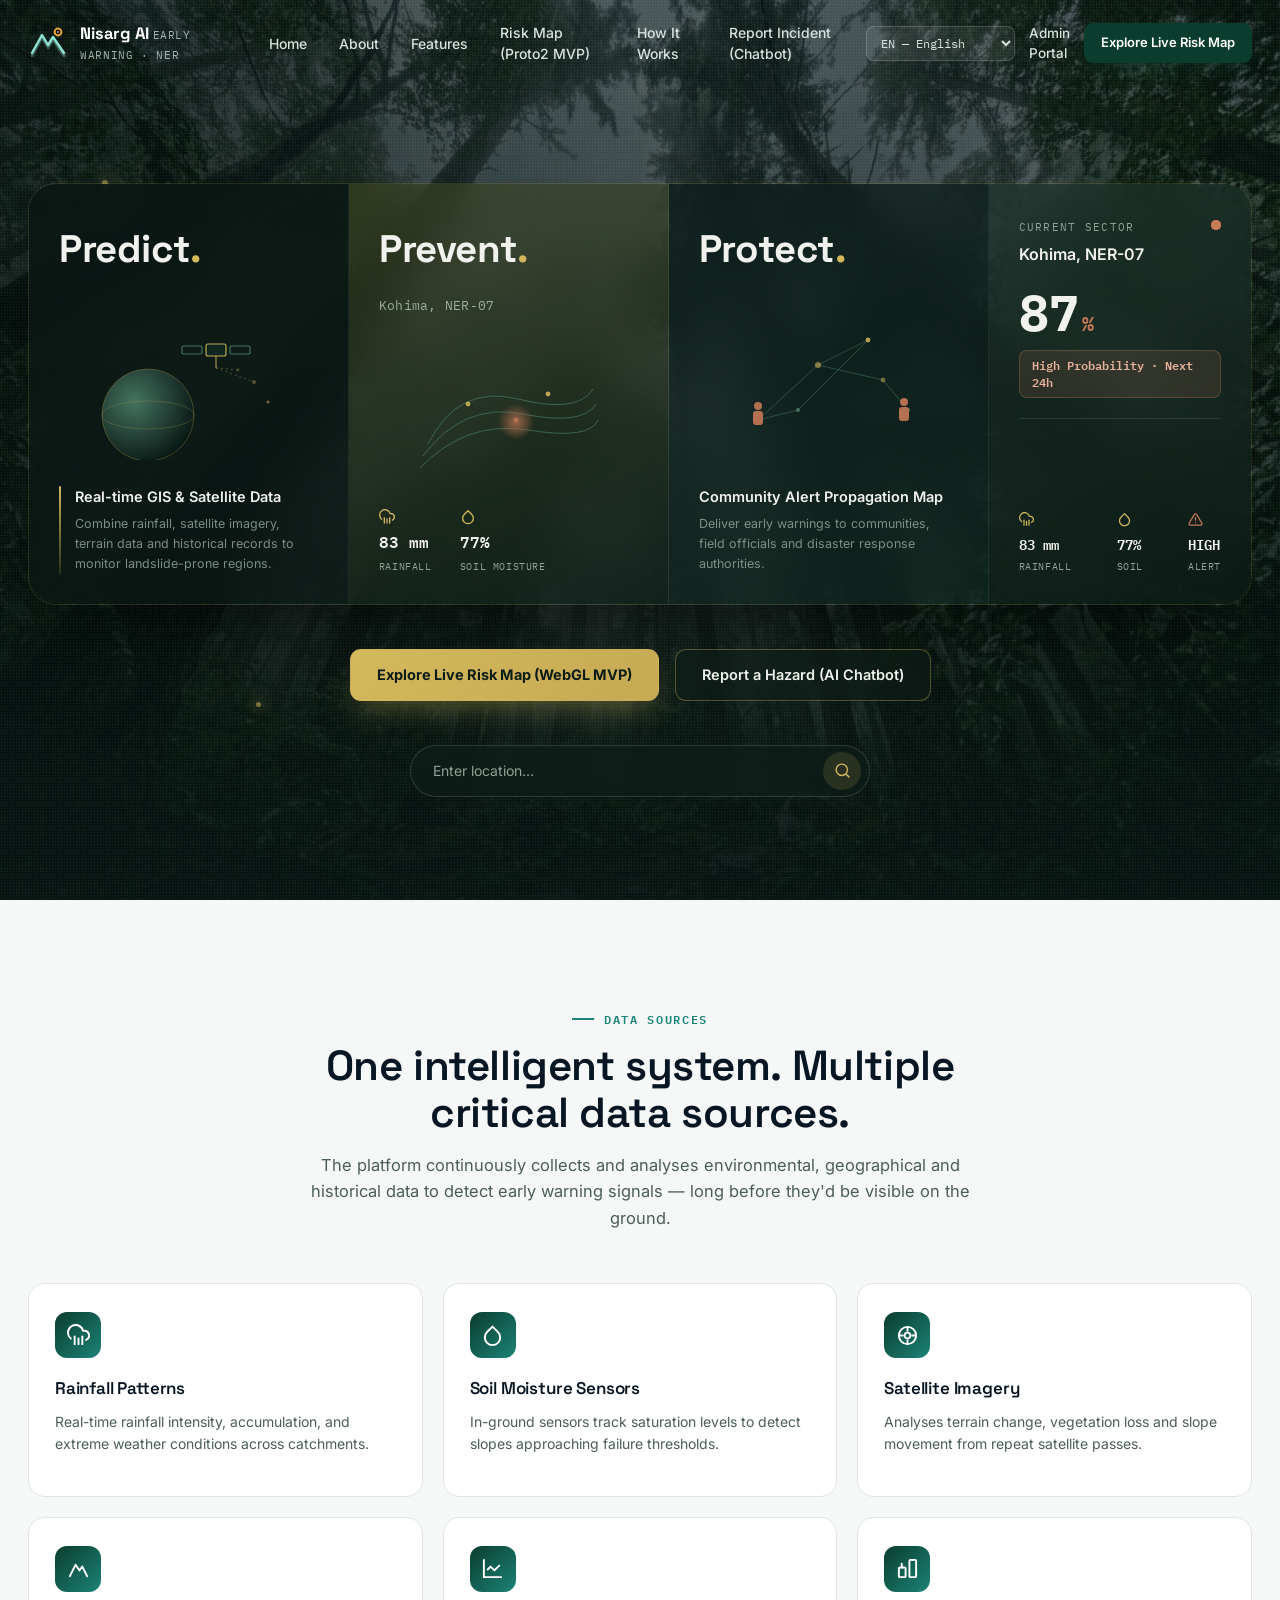
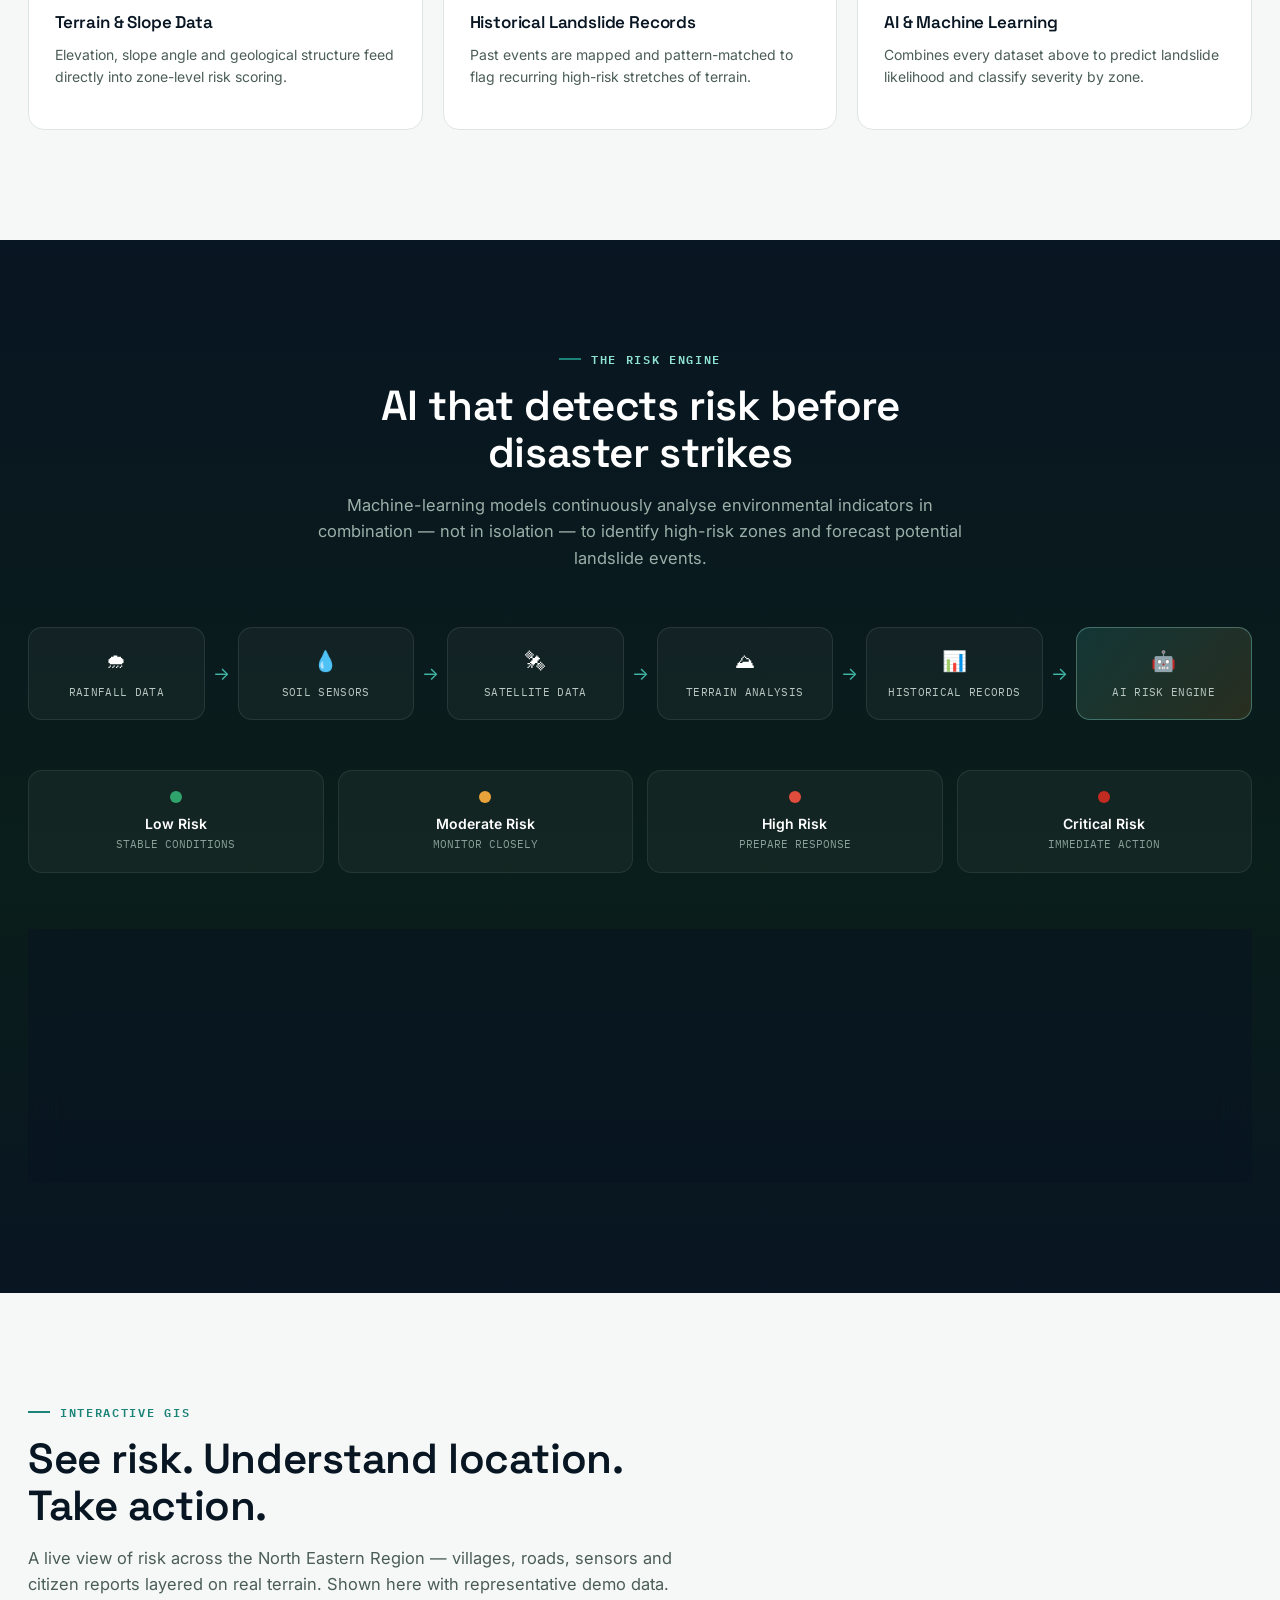
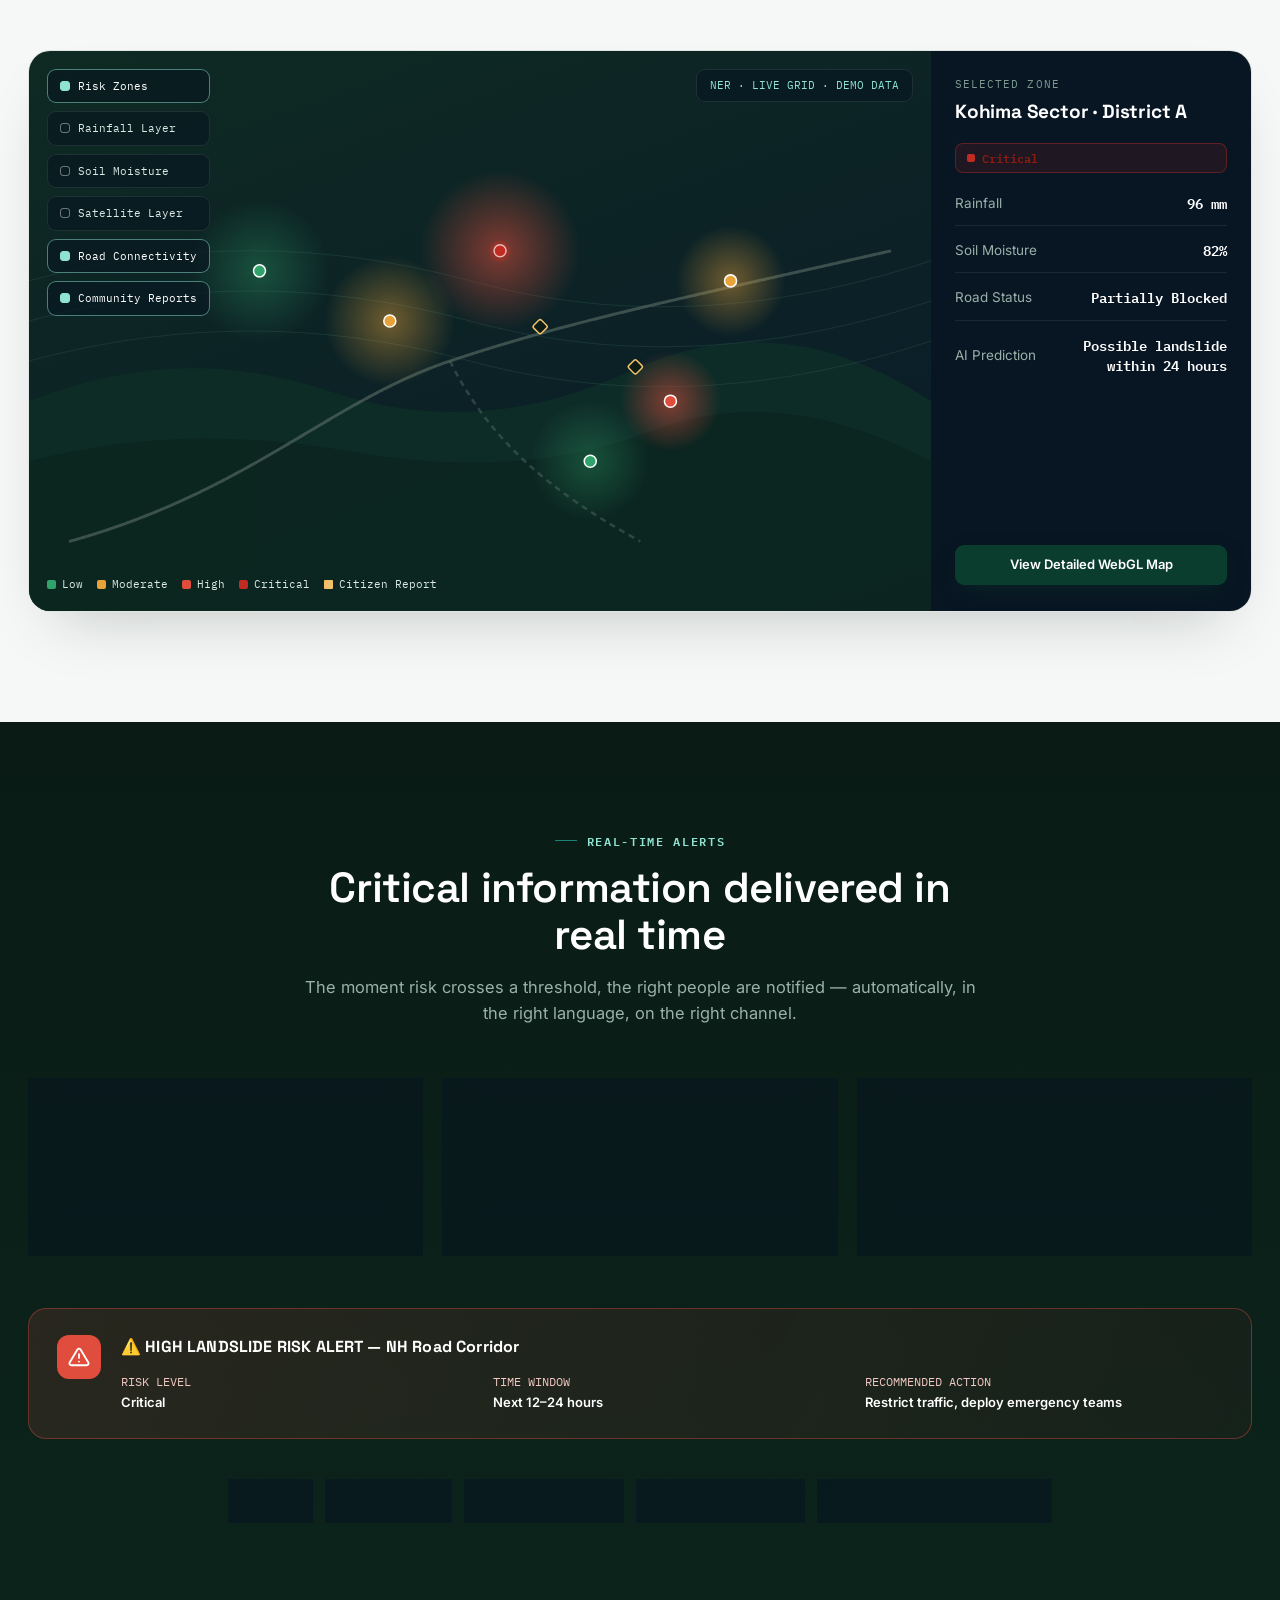
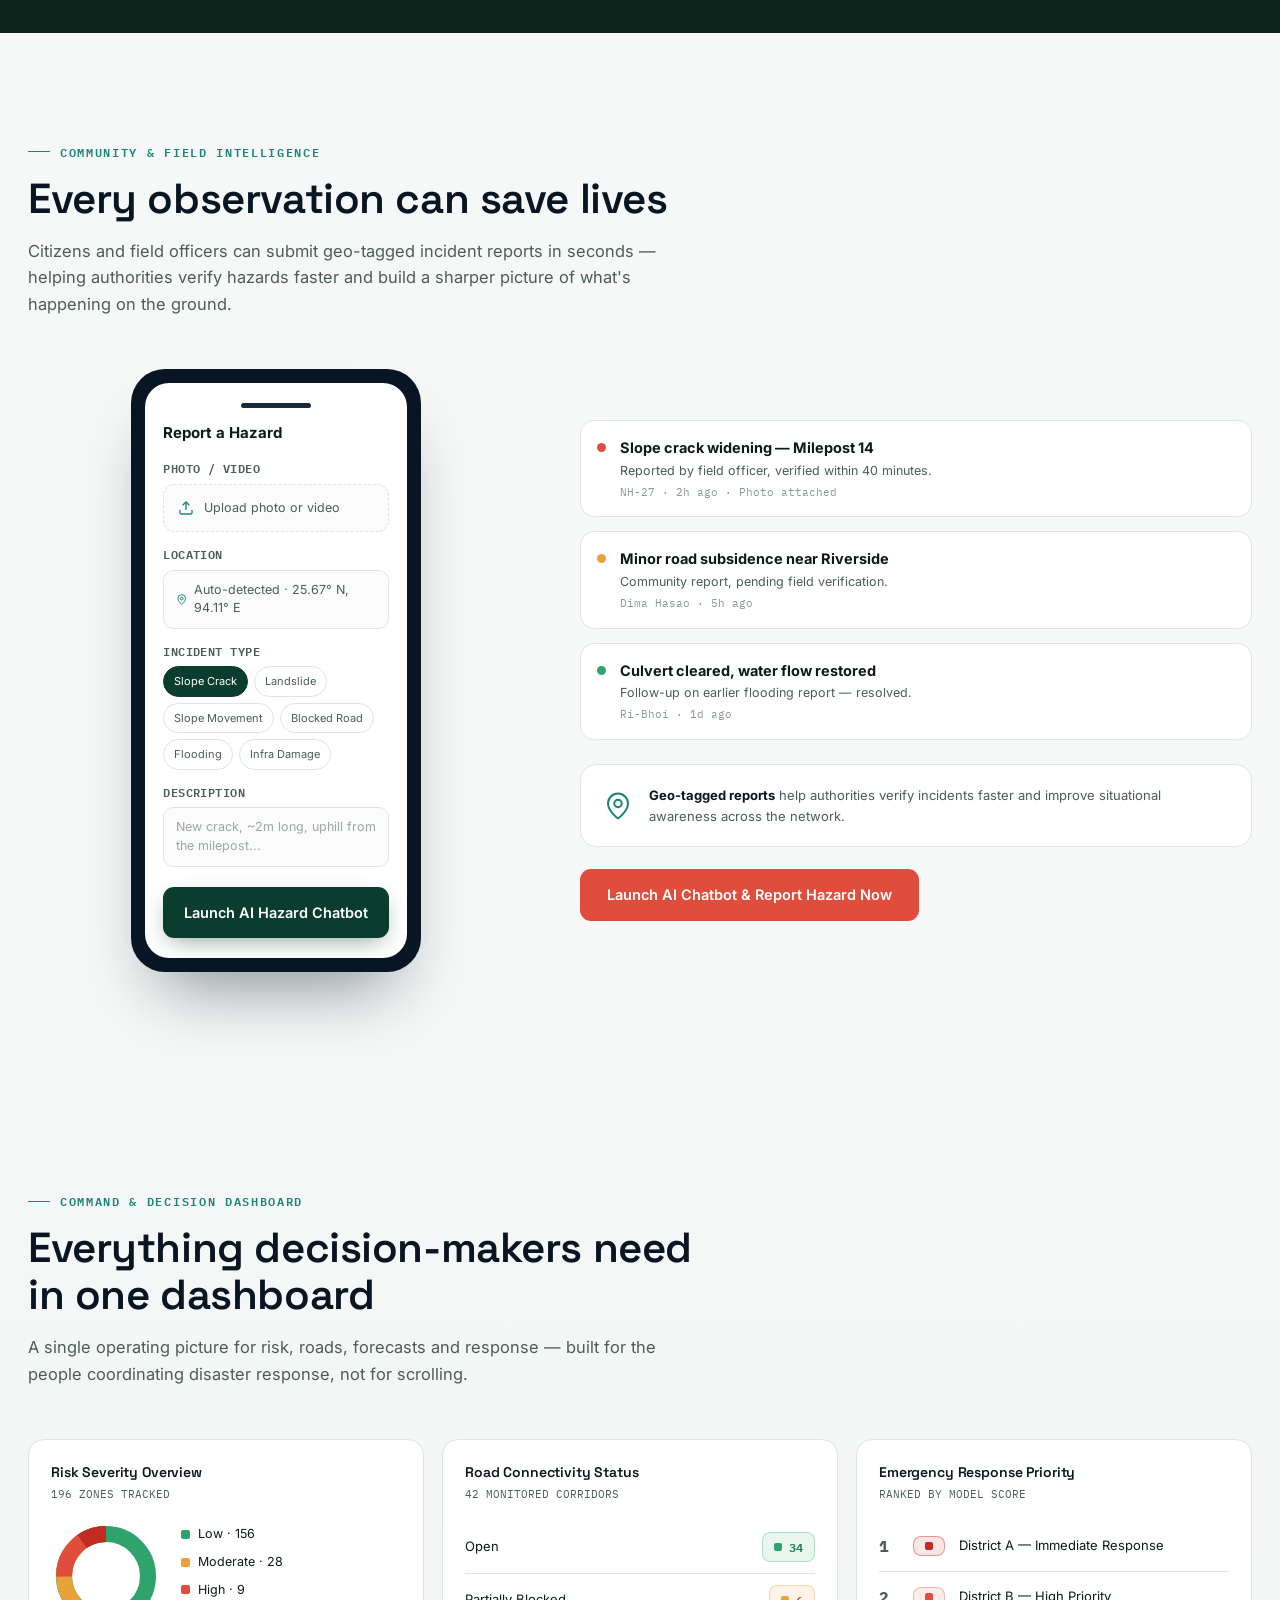
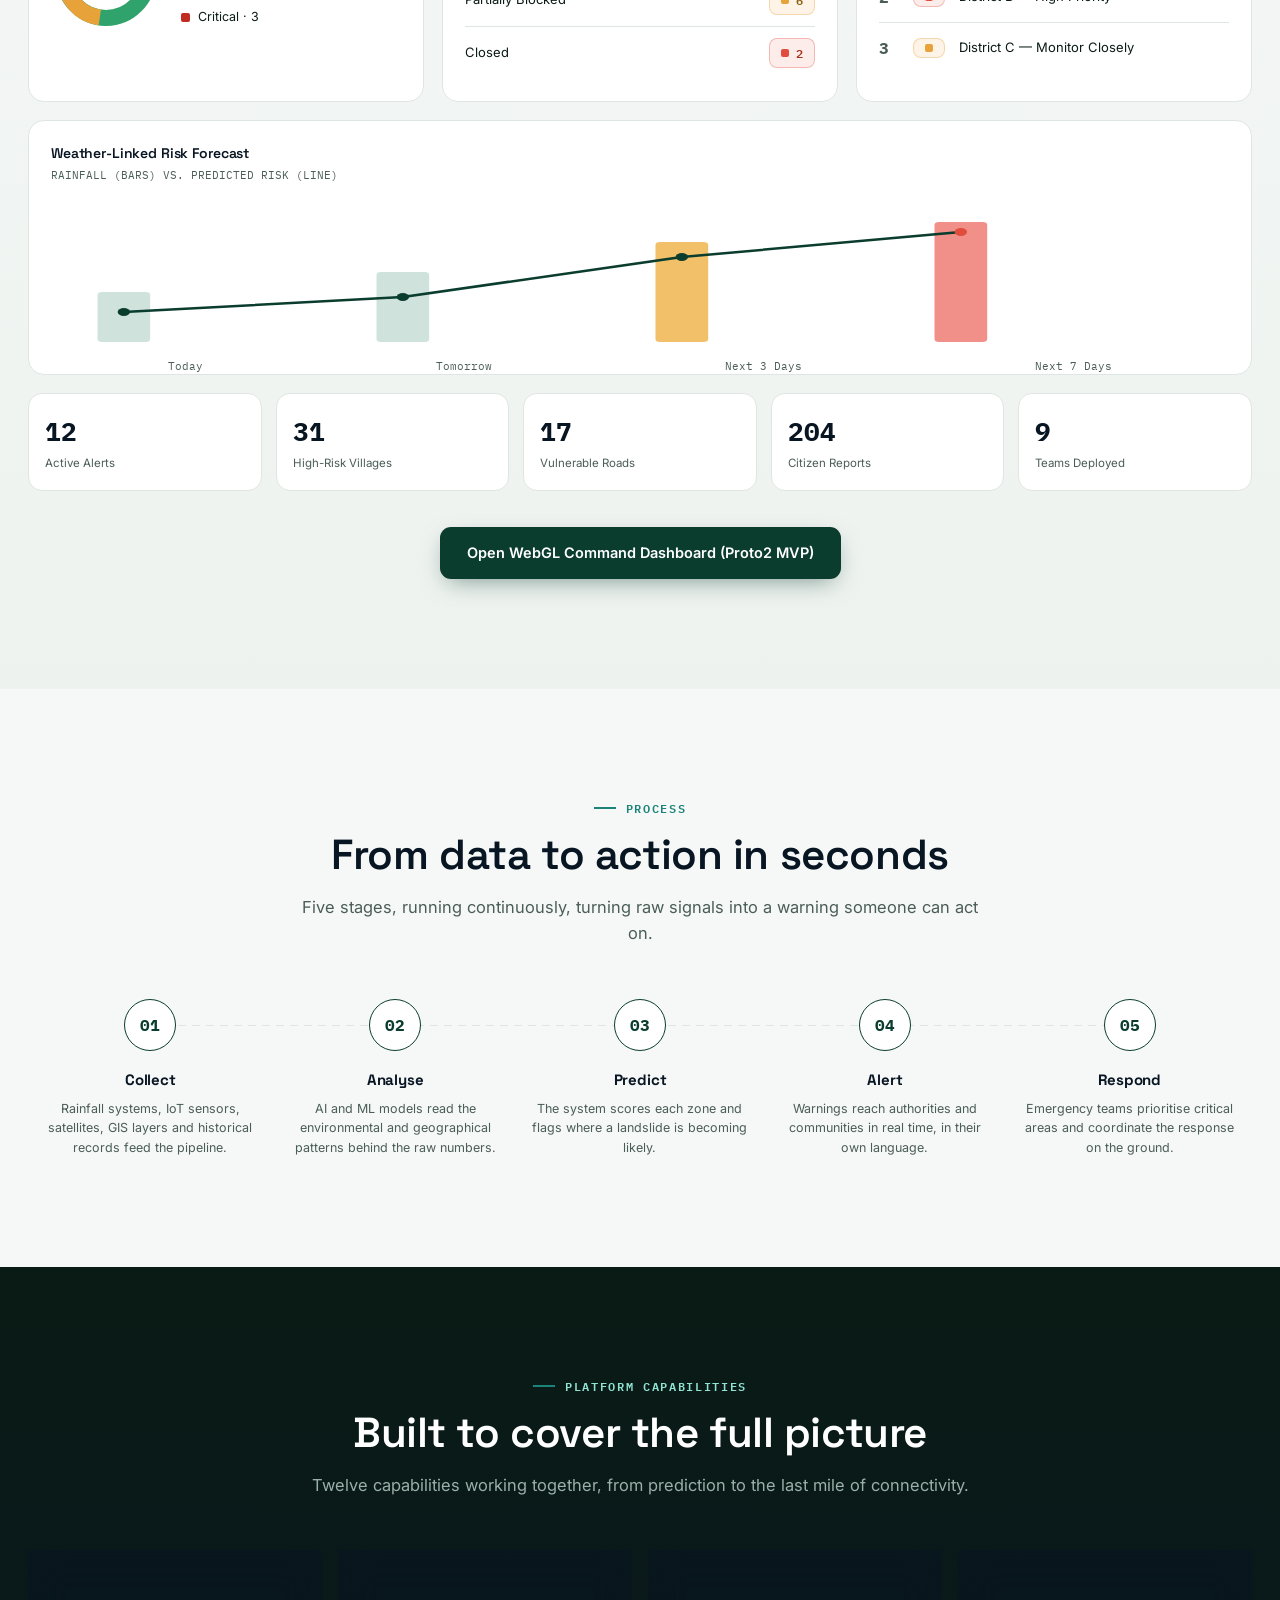
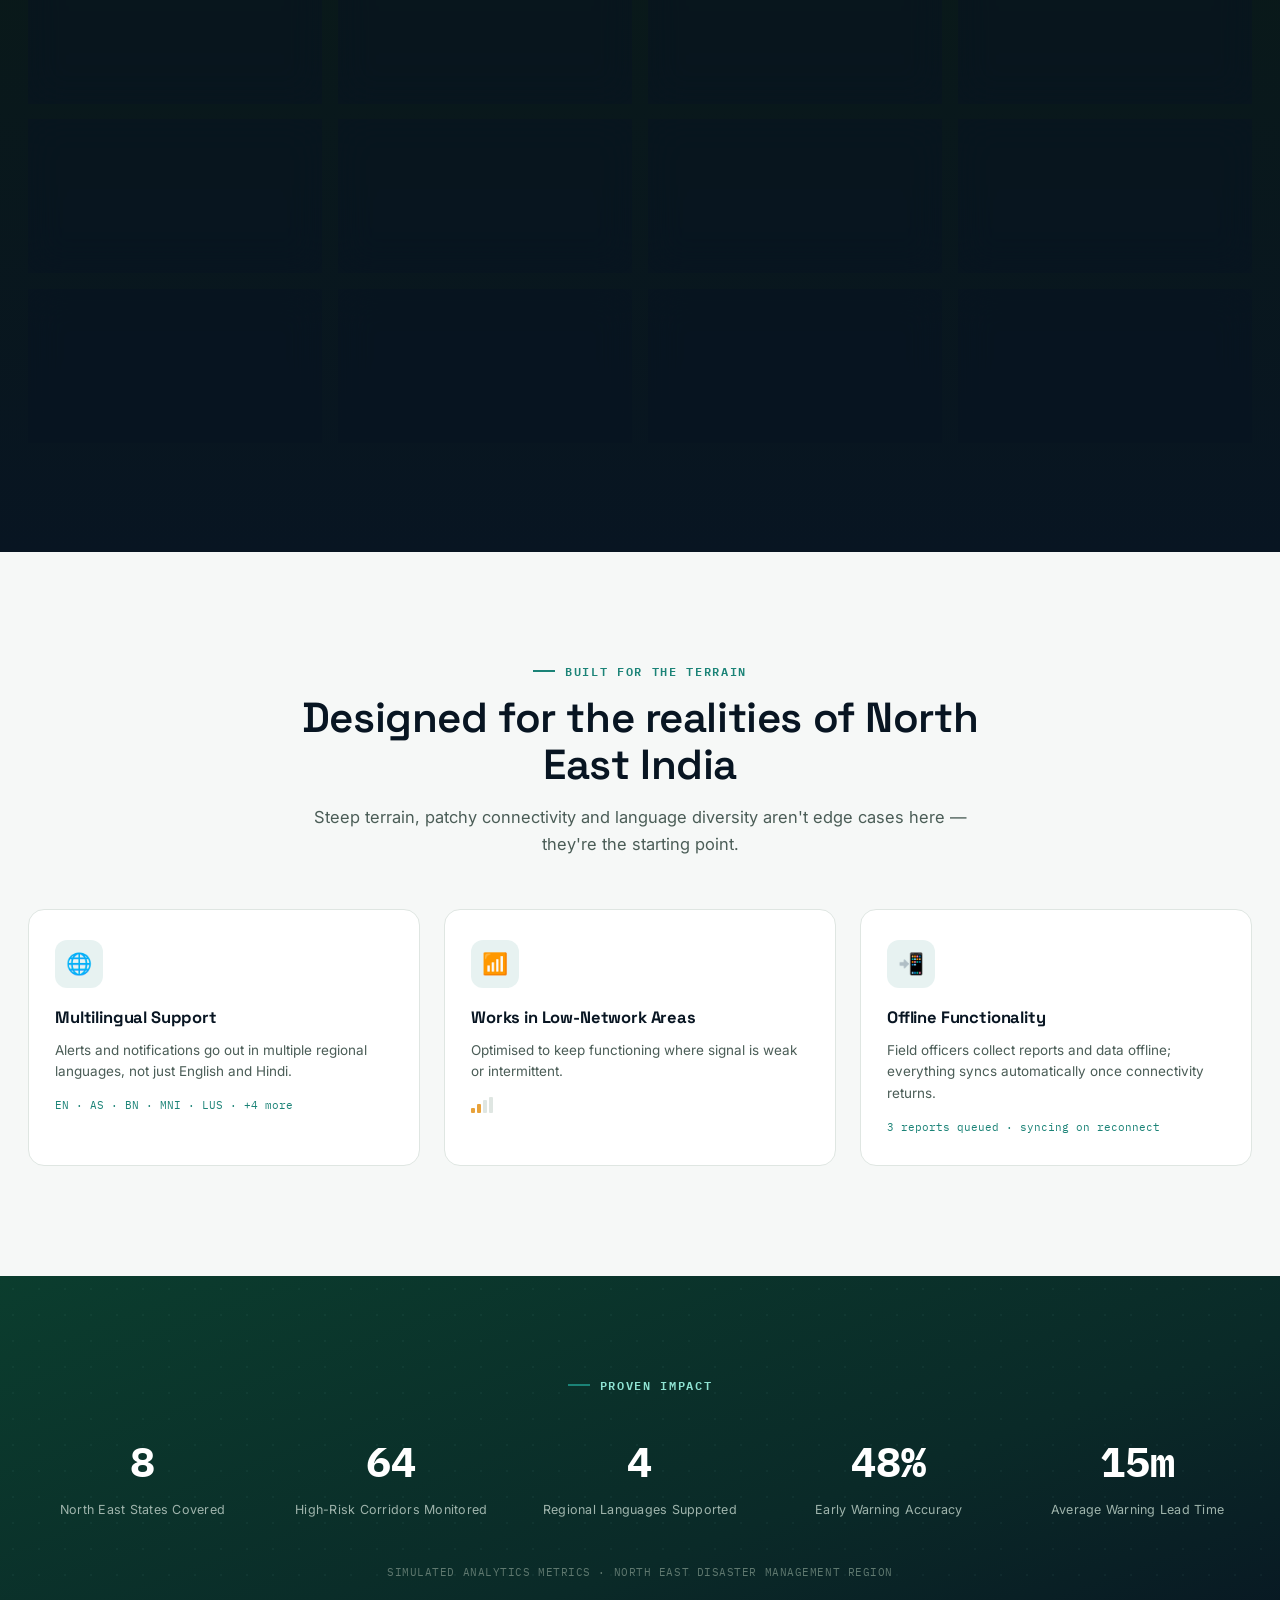
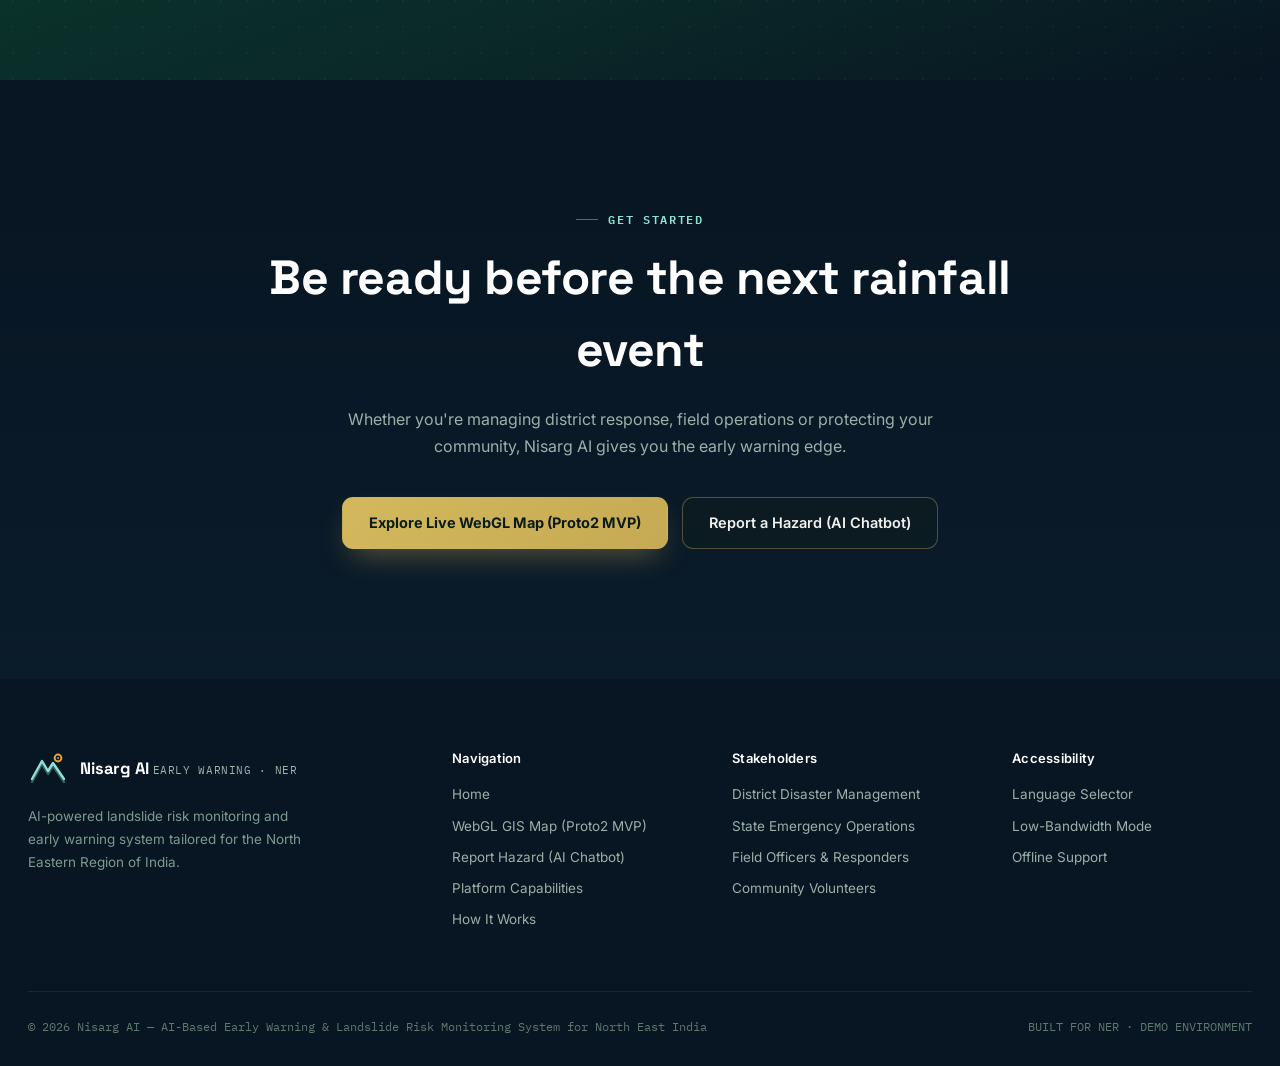
<file: index.html>
<!DOCTYPE html>
<html lang="en">
<head>
  <meta charset="UTF-8" />
  <meta http-equiv="refresh" content="0; url=frontend/index.html" />
  <script type="text/javascript">
    window.location.href = "frontend/index.html";
  </script>
  <title>Redirecting to Nisarg AI Portal...</title>
</head>
<body>
  <p>Redirecting to Nisarg Landing Portal... <a href="frontend/index.html">Click here if not redirected</a>.</p>
</body>
</html>
</file>
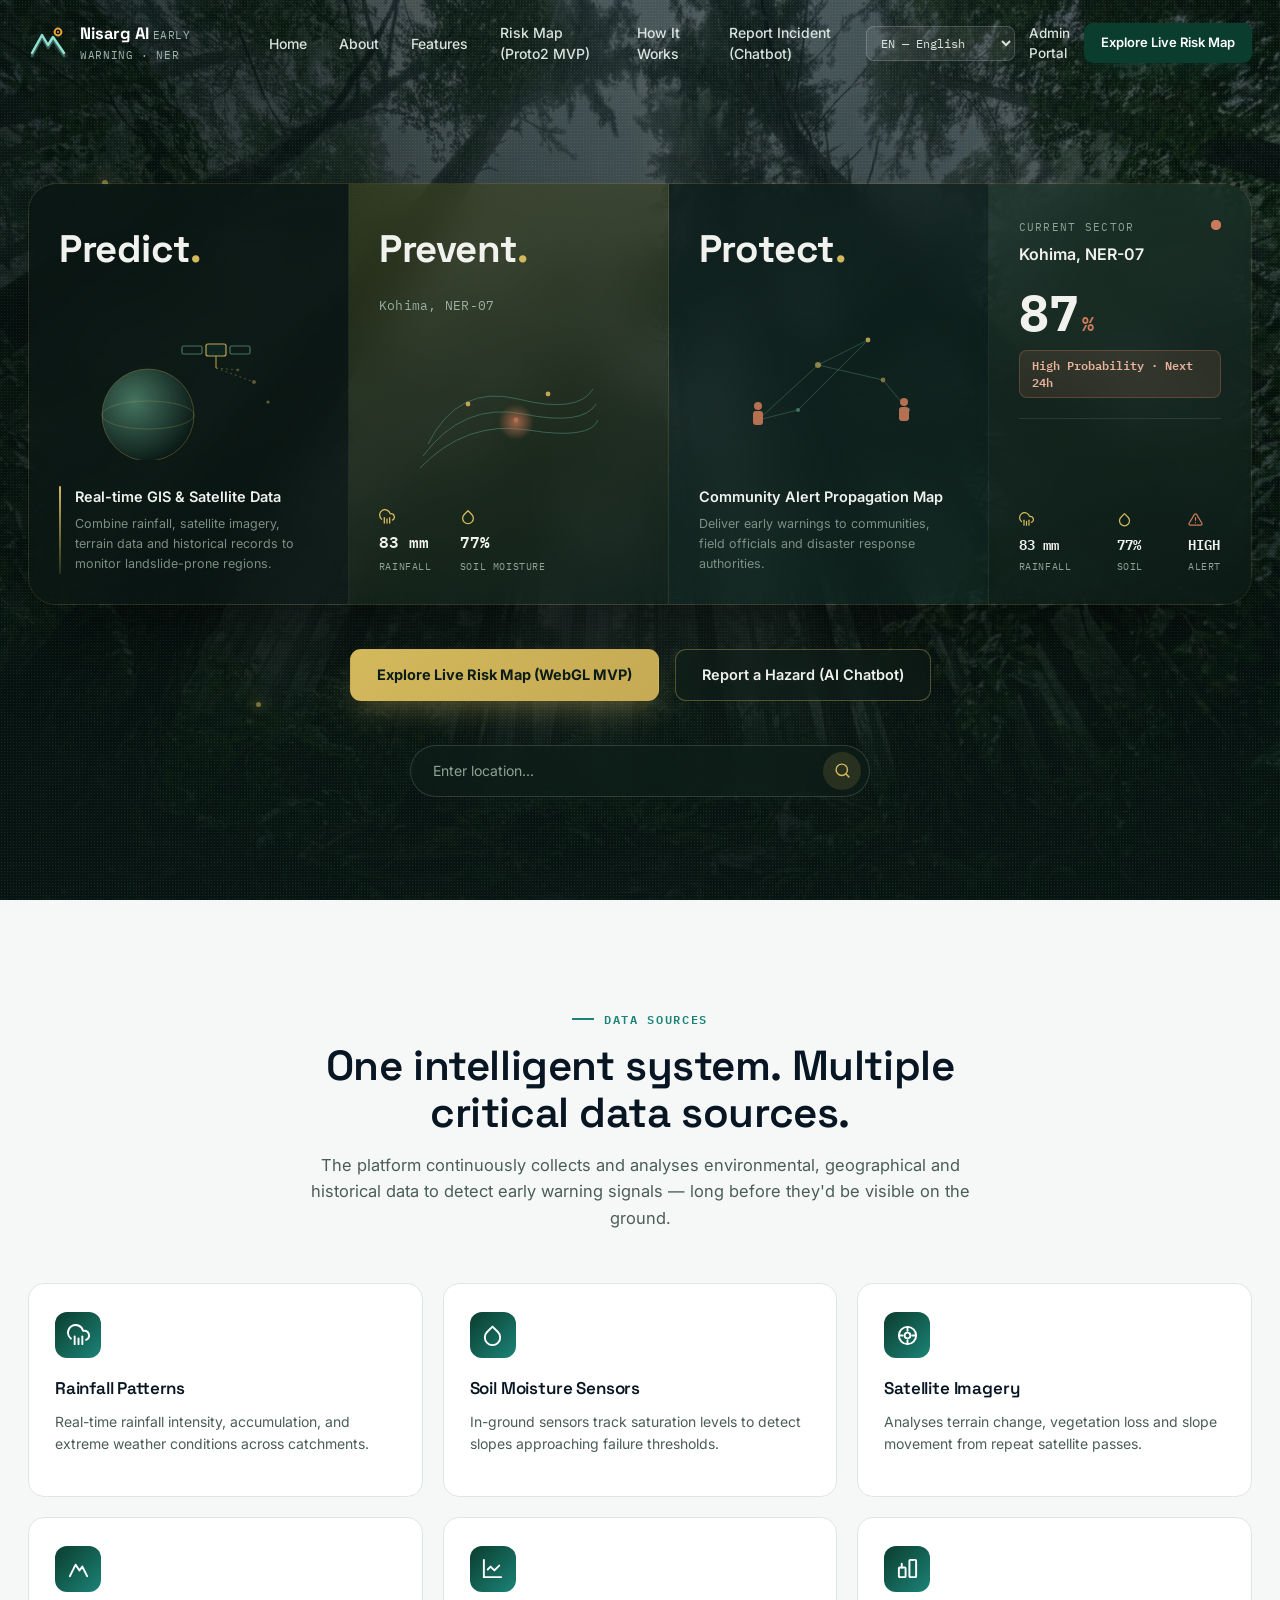
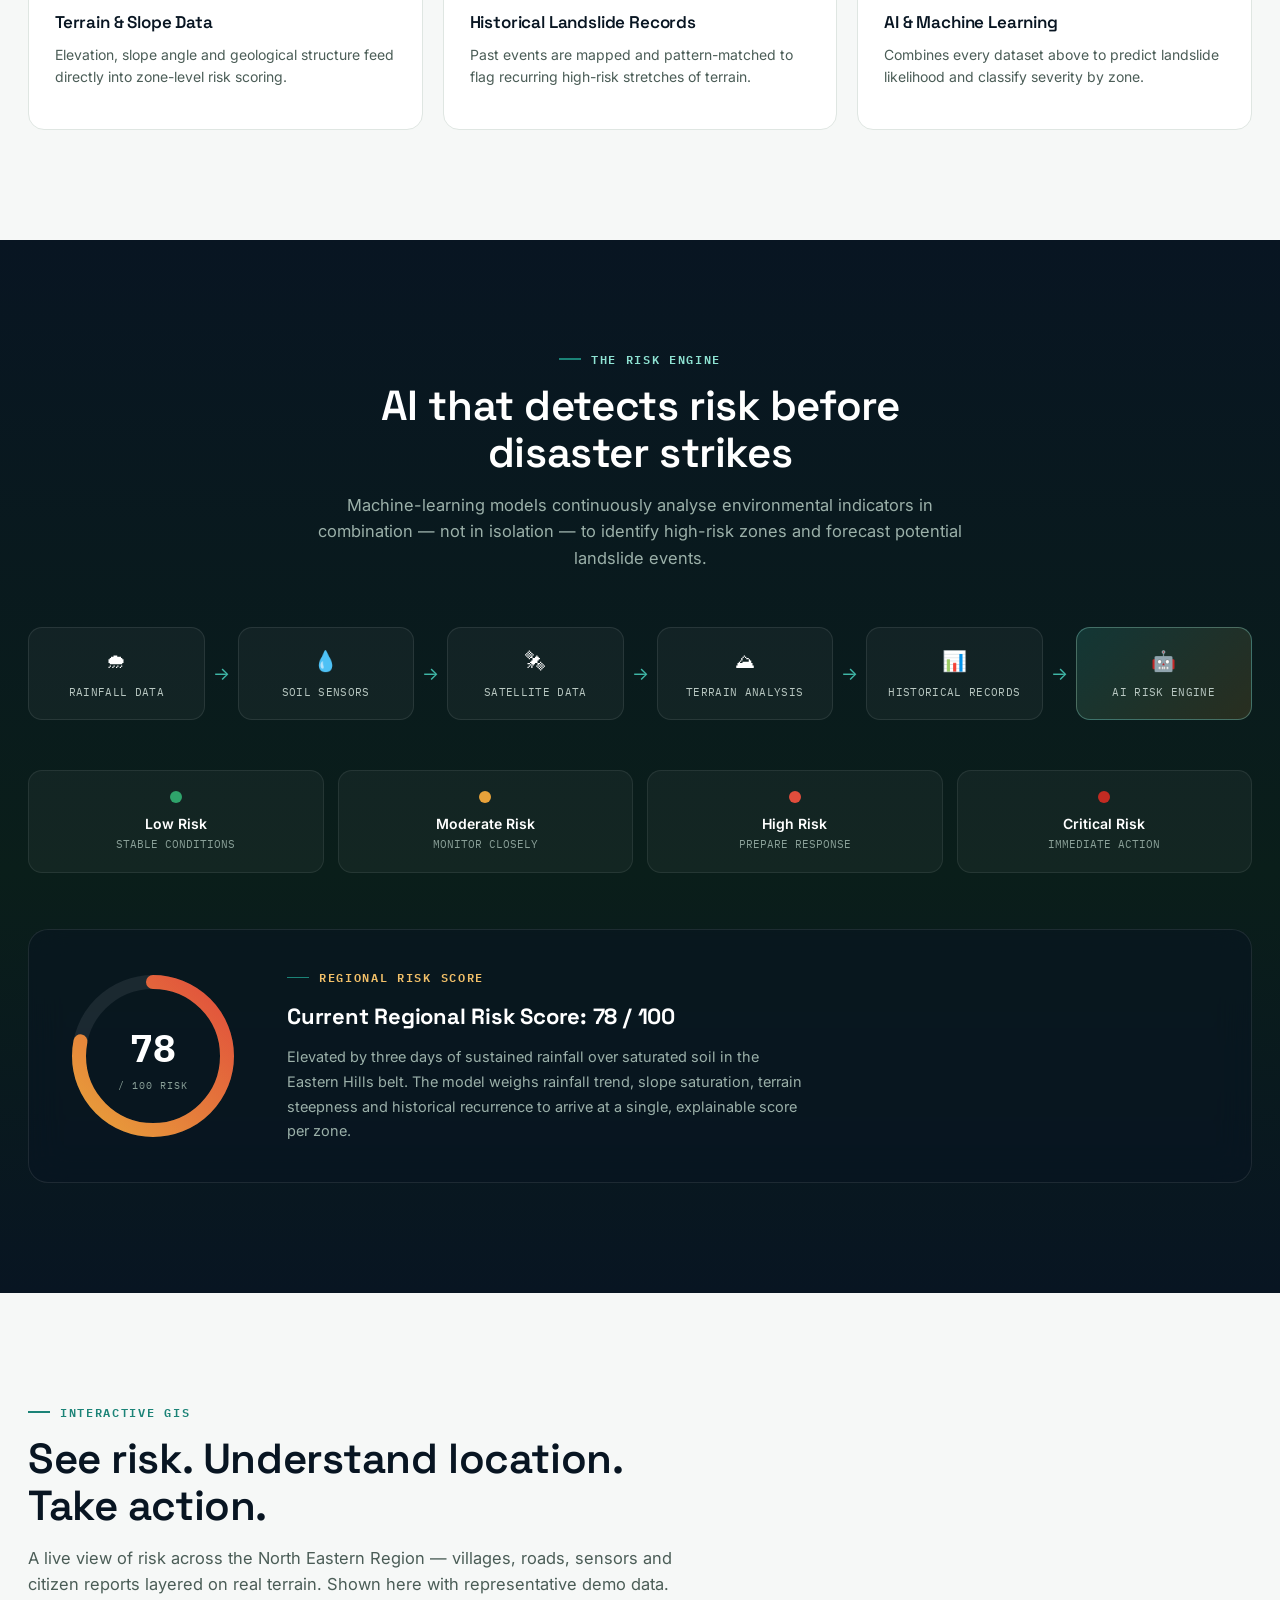
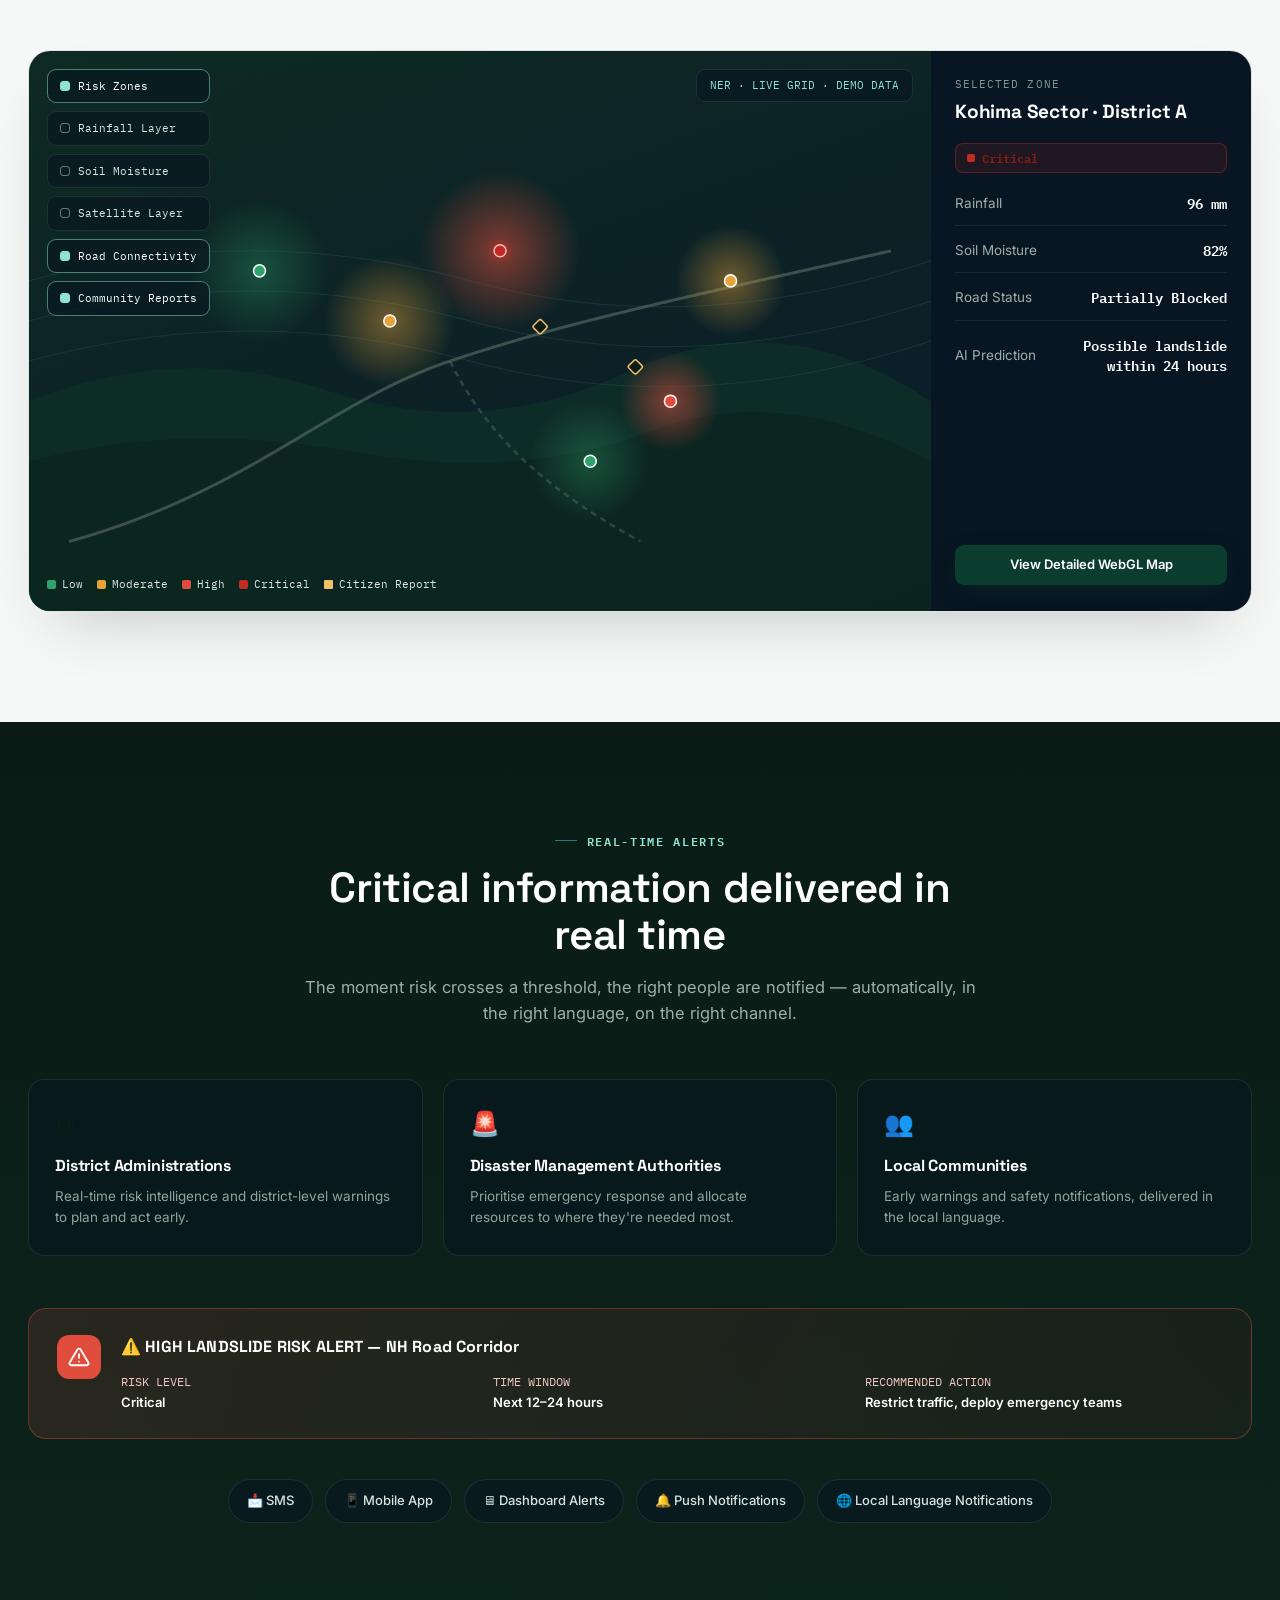
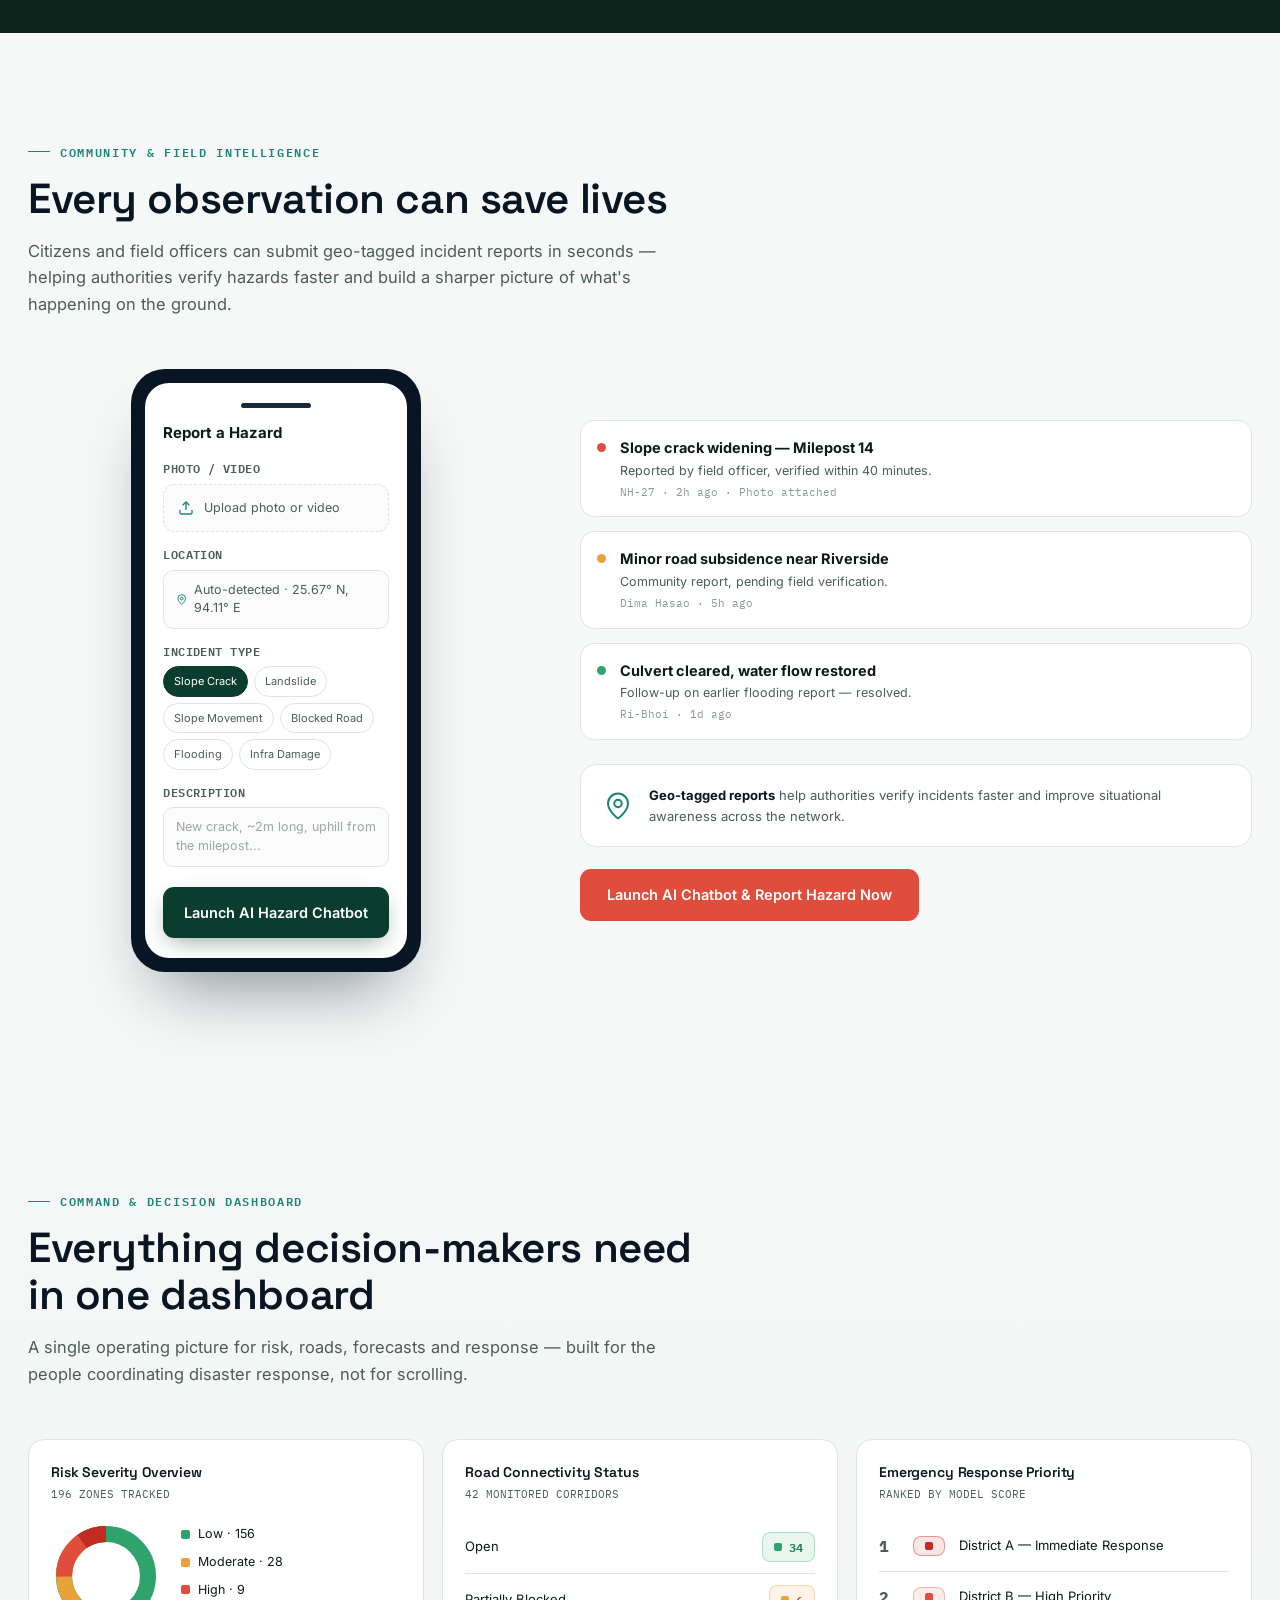
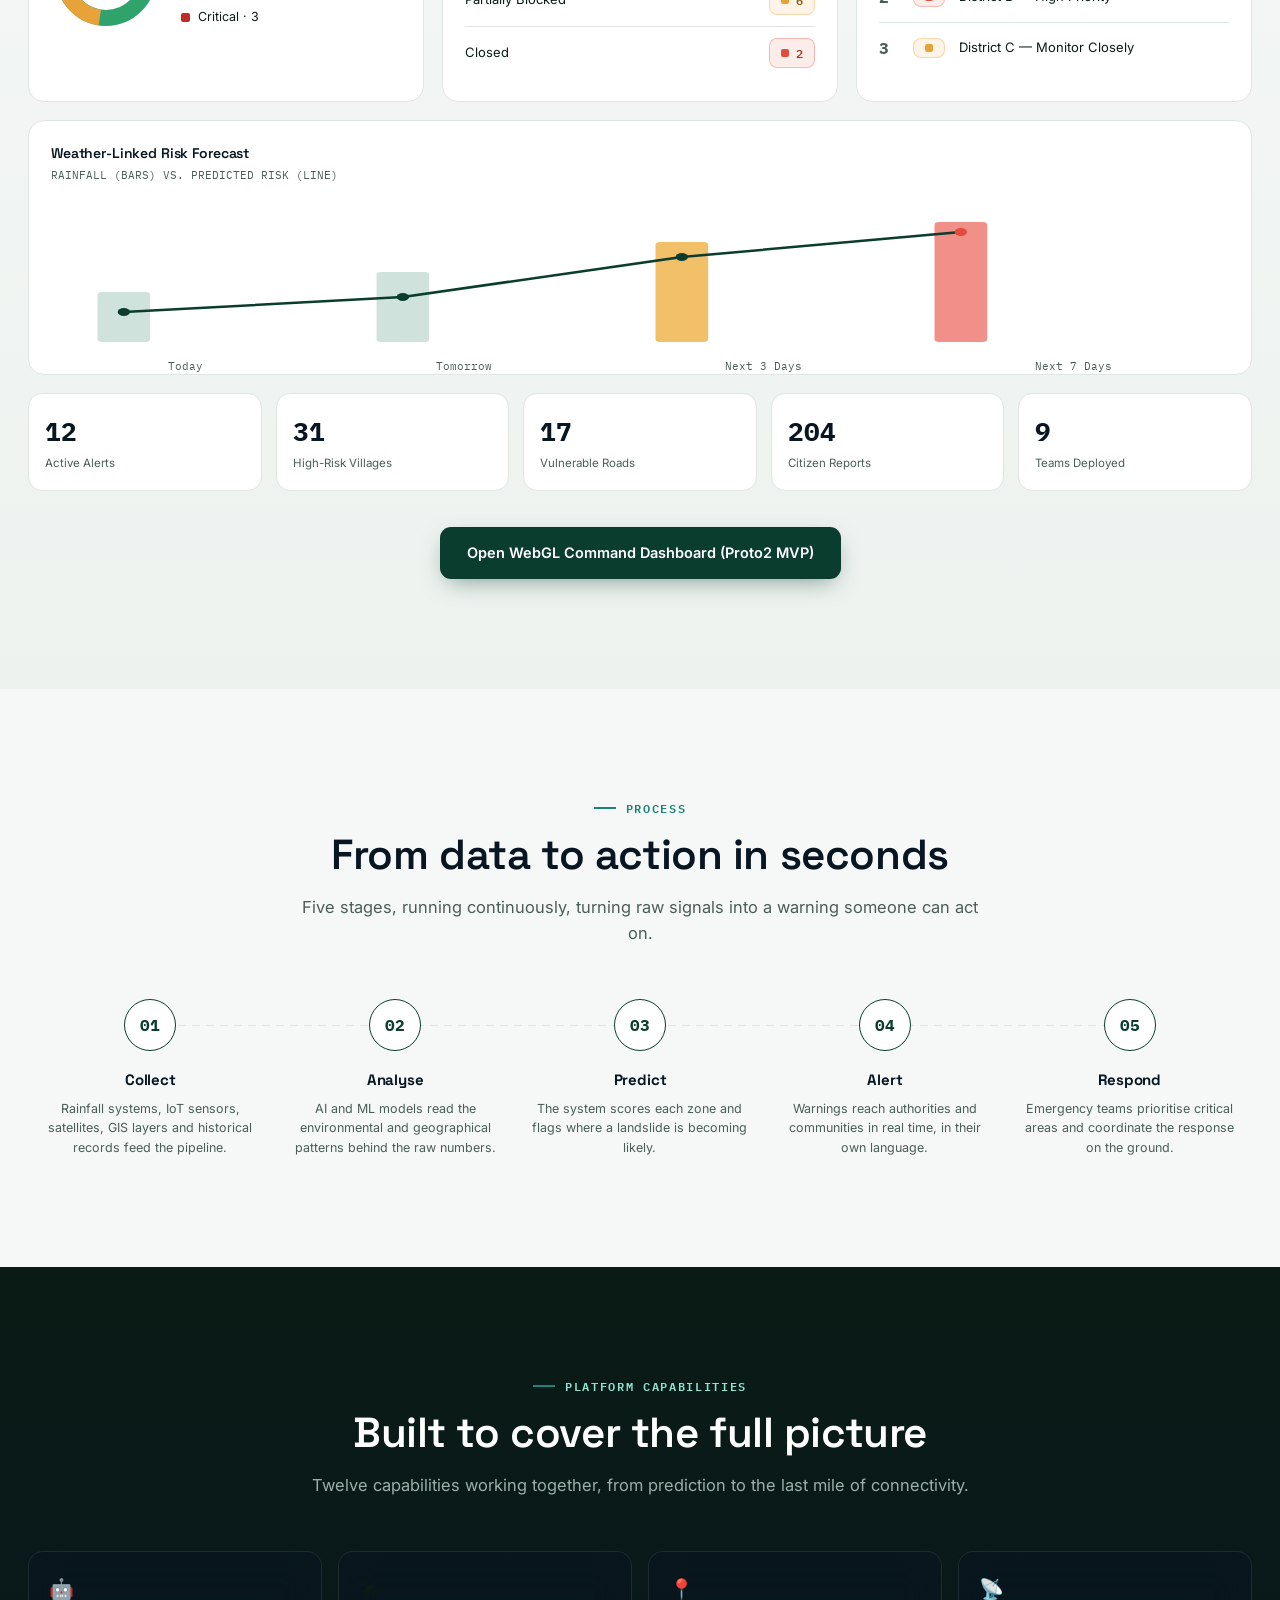
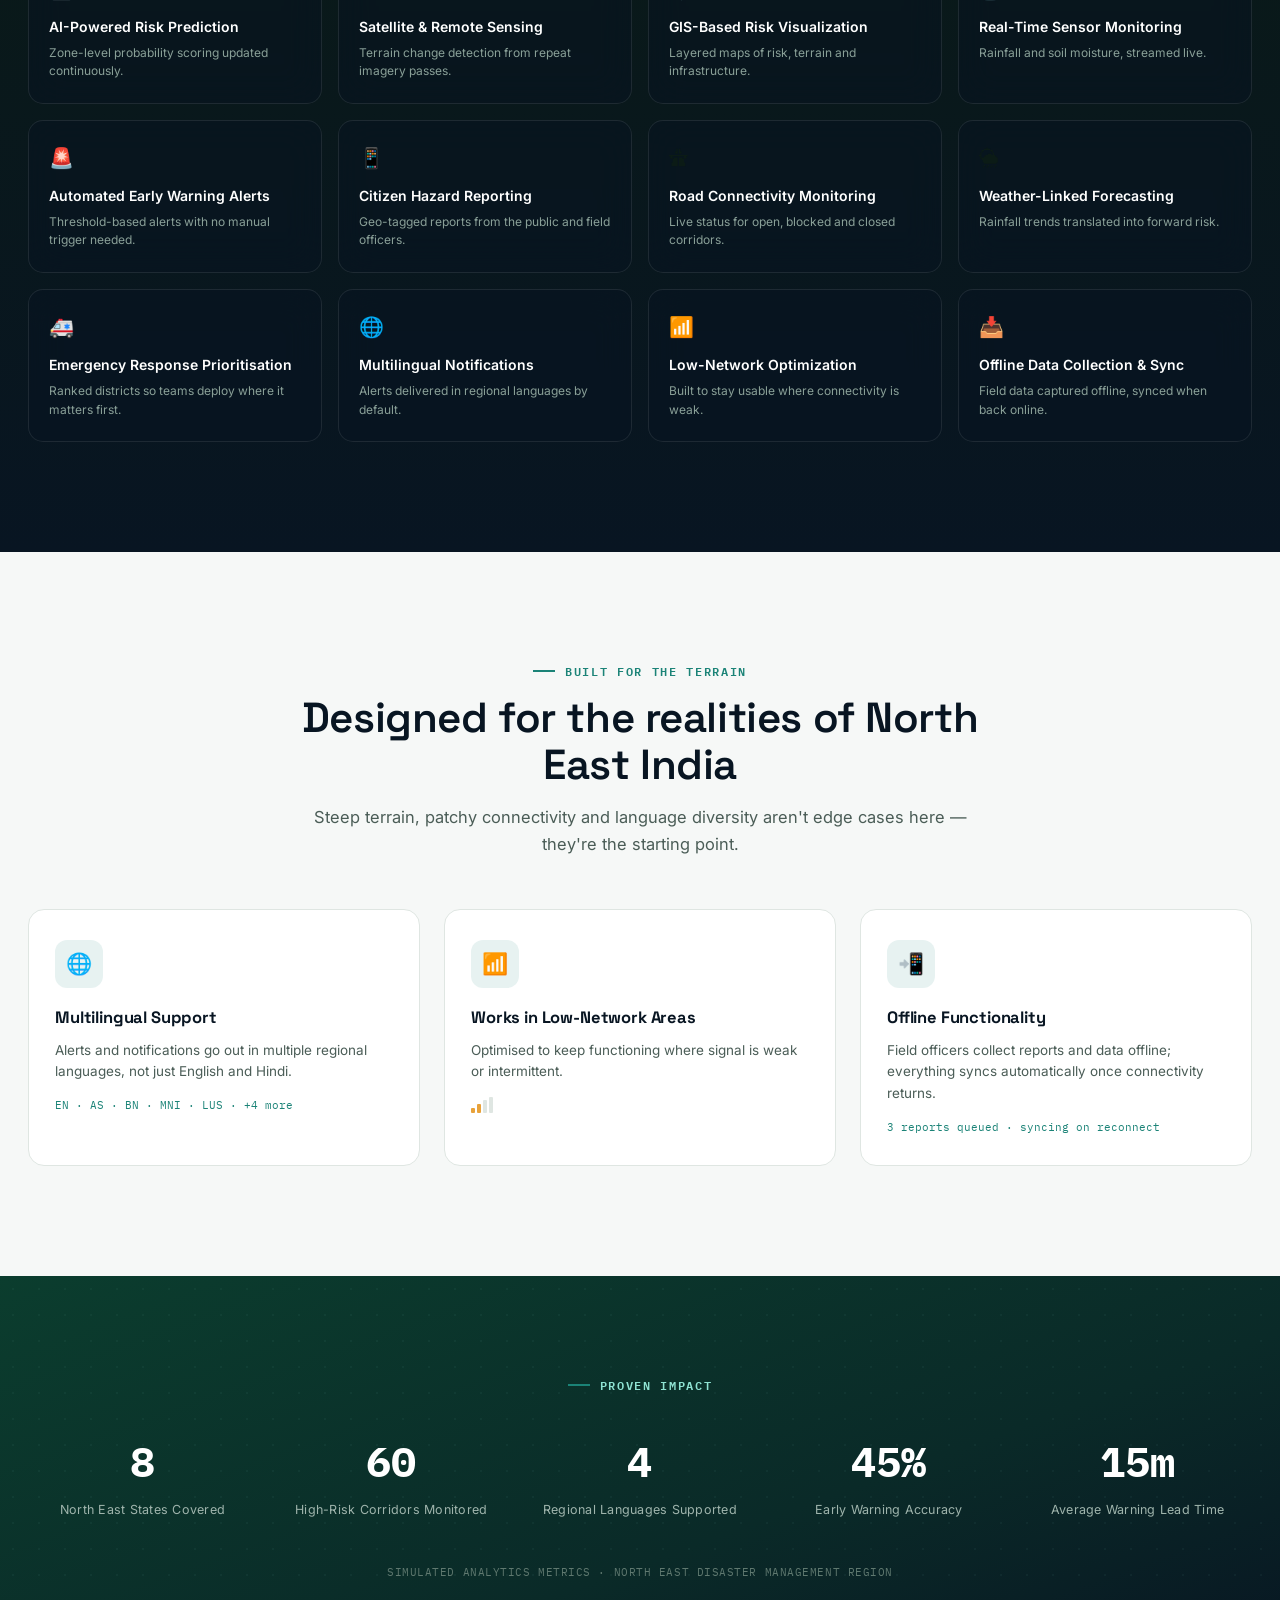
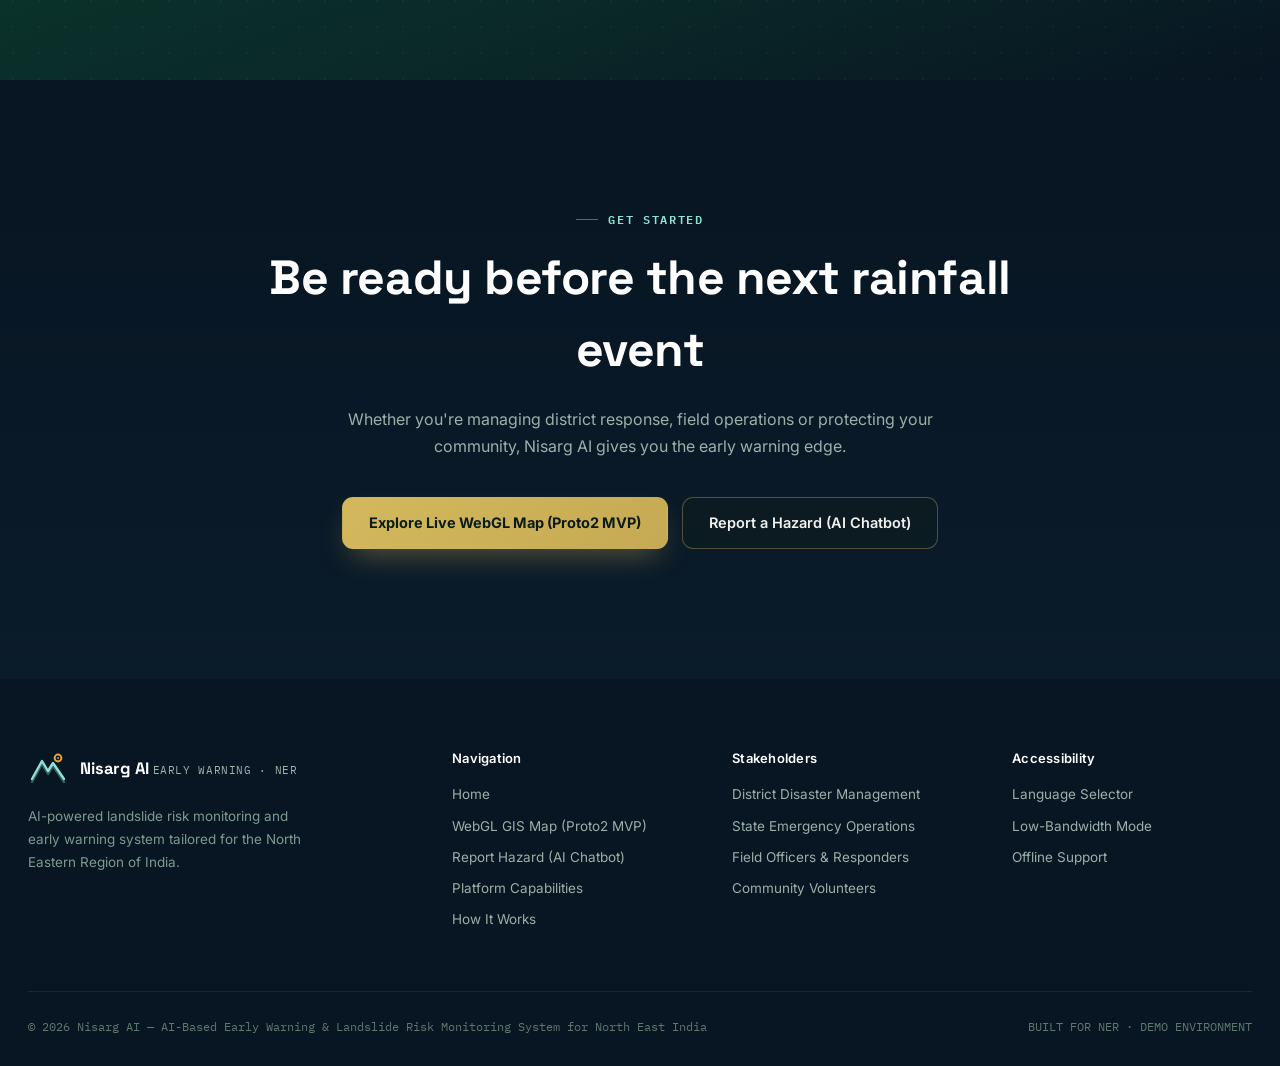
<file: frontend/index.html>
<!DOCTYPE html>
<html lang="en">
<head>
<meta charset="UTF-8">
<meta name="viewport" content="width=device-width, initial-scale=1.0">
<title>Nisarg AI — Early Warning & Risk Monitoring, North East India</title>
<meta name="description" content="AI-powered early warning and landslide risk monitoring for the North Eastern Region of India.">
<link rel="preconnect" href="https://fonts.googleapis.com">
<link href="https://fonts.googleapis.com/css2?family=Space+Grotesk:wght@400;500;600;700&family=Inter:wght@400;500;600;700;800&family=IBM+Plex+Mono:wght@400;500;600&display=swap" rel="stylesheet">
<link rel="icon" href="data:,">
<link rel="stylesheet" href="css/style.css">
</head>
<body>

<!-- ================= NAV ================= -->
<nav id="nav">
  <div class="wrap nav-inner">
    <a href="#hero" class="brand">
      <svg class="brand-mark" viewBox="0 0 40 40" fill="none">
        <path d="M4 30L14 12L20 22L25 14L36 30" stroke="#8FE3D3" stroke-width="2.4" stroke-linejoin="round" stroke-linecap="round"/>
        <path d="M4 30L14 12L20 22L25 14L36 30" stroke="#8FE3D3" stroke-width="2.4" stroke-linejoin="round" stroke-linecap="round" opacity=".35" transform="translate(0,3)"/>
        <circle cx="30" cy="9" r="3.4" stroke="#E8A23A" stroke-width="2"/>
        <circle cx="30" cy="9" r="1" fill="#E8A23A"/>
      </svg>
      <span class="brand-text">
        <span class="name">Nisarg AI</span>
        <span class="tagline">Early Warning · NER</span>
      </span>
    </a>
    <div class="nav-links">
      <a href="#hero">Home</a>
      <a href="#capabilities">About</a>
      <a href="#monitoring">Features</a>
      <a href="/proto2">Risk Map (Proto2 MVP)</a>
      <a href="#how">How It Works</a>
      <a href="/chatbot" target="_blank">Report Incident (Chatbot)</a>
    </div>
    <div class="nav-right">
      <select class="lang-select" aria-label="Select language">
        <option>EN — English</option>
        <option>অসমীয়া — Assamese</option>
        <option>বাংলা — Bengali</option>
        <option>मणिपुरी — Manipuri</option>
        <option>मिज़ो — Mizo</option>
      </select>
      <a href="#" class="login-link">Admin Portal</a>
      <a href="/proto2" class="btn btn-primary btn-sm">Explore Live Risk Map</a>
      <button class="burger" id="burger" aria-label="Toggle menu"><span></span><span></span><span></span></button>
    </div>
  </div>
</nav>
<div id="mobile-menu">
  <a href="#hero">Home</a>
  <a href="#capabilities">About</a>
  <a href="#monitoring">Features</a>
  <a href="/proto2">Risk Map (Proto2 MVP)</a>
  <a href="#how">How It Works</a>
  <a href="/chatbot" target="_blank">Report Incident (Chatbot)</a>
  <a href="#">Admin Portal</a>
</div>

<!-- ================= HERO ================= -->
<section id="hero">
  <div class="hero-bg"></div>
  <div class="grid-overlay"></div>
  <div class="hero-grain"></div>
  <div class="hero-particles">
    <span class="spark s1"></span>
    <span class="spark s2"></span>
    <span class="spark s3"></span>
    <span class="spark s4"></span>
  </div>

  <div class="wrap hero-stack">
    <div class="hero-card-grid reveal in" id="hero-cards">

      <!-- Card 1 — Predict -->
      <article class="hcard hcard-predict">
        <div class="hcard-glow"></div>
        <div class="hcard-inner">
          <h3 class="hcard-title">Predict<span class="gold-dot">.</span></h3>
          <div class="hcard-visual">
            <svg viewBox="0 0 220 150" class="hv-svg">
              <defs>
                <radialGradient id="earthGrad" cx="35%" cy="35%" r="70%">
                  <stop offset="0%" stop-color="#4C806A"/><stop offset="100%" stop-color="#0B1C18"/>
                </radialGradient>
              </defs>
              <circle cx="70" cy="105" r="46" fill="url(#earthGrad)" stroke="rgba(198,170,84,.35)" stroke-width="1"/>
              <ellipse cx="70" cy="105" rx="46" ry="14" fill="none" stroke="rgba(212,184,92,.25)" stroke-width="1"/>
              <g class="sat-group">
                <rect x="128" y="34" width="20" height="12" rx="2" fill="#0F2A22" stroke="#D4B85C" stroke-width="1.2"/>
                <rect x="104" y="36" width="20" height="8" rx="1.5" fill="none" stroke="#4C806A" stroke-width="1.2"/>
                <rect x="152" y="36" width="20" height="8" rx="1.5" fill="none" stroke="#4C806A" stroke-width="1.2"/>
                <line x1="138" y1="46" x2="138" y2="58" stroke="#D4B85C" stroke-width="1"/>
              </g>
              <g class="data-dots" fill="#D4B85C">
                <circle cx="176" cy="72" r="2"><animate attributeName="opacity" values=".2;1;.2" dur="2.4s" repeatCount="indefinite"/></circle>
                <circle cx="190" cy="92" r="1.6"><animate attributeName="opacity" values="1;.2;1" dur="2.1s" repeatCount="indefinite"/></circle>
                <circle cx="160" cy="60" r="1.4"><animate attributeName="opacity" values=".3;1;.3" dur="2.8s" repeatCount="indefinite"/></circle>
              </g>
              <path d="M138 58 L176 72 M138 58 L160 60" stroke="rgba(212,184,92,.4)" stroke-width="1" stroke-dasharray="2 3"/>
            </svg>
          </div>
          <div class="hcard-foot">
            <span class="hcard-accent-bar"></span>
            <div>
              <div class="hcard-label">Real-time GIS &amp; Satellite Data</div>
              <p class="hcard-desc">Combine rainfall, satellite imagery, terrain data and historical records to monitor landslide-prone regions.</p>
            </div>
          </div>
        </div>
      </article>

      <!-- Card 2 — Prevent -->
      <article class="hcard hcard-prevent">
        <div class="hcard-glow"></div>
        <div class="hcard-inner">
          <h3 class="hcard-title">Prevent<span class="gold-dot">.</span></h3>
          <div class="hcard-loc mono">Kohima, NER-07</div>
          <div class="hcard-visual">
            <svg viewBox="0 0 220 140" class="hv-svg">
              <defs>
                <radialGradient id="riskGlow" cx="50%" cy="55%" r="45%">
                  <stop offset="0%" stop-color="#C97B5A" stop-opacity=".85"/><stop offset="100%" stop-color="#C97B5A" stop-opacity="0"/>
                </radialGradient>
              </defs>
              <g fill="none" stroke="#4C806A" stroke-width="1" opacity=".8">
                <path d="M30 100 Q60 40 120 55 T195 45"/>
                <path d="M25 112 Q65 58 125 70 T198 60"/>
                <path d="M22 124 Q68 76 130 86 T200 76"/>
              </g>
              <circle cx="118" cy="76" r="20" fill="url(#riskGlow)" class="risk-pulse"/>
              <circle cx="70" cy="60" r="2.4" fill="#D4B85C"/>
              <circle cx="150" cy="50" r="2.4" fill="#D4B85C"/>
              <circle cx="118" cy="76" r="2.4" fill="#C97B5A"/>
            </svg>
          </div>
          <div class="hcard-metrics">
            <div class="hm-item">
              <svg width="16" height="16" viewBox="0 0 24 24" fill="none" stroke="#D4B85C" stroke-width="2" stroke-linecap="round" stroke-linejoin="round"><path d="M16 13v8"/><path d="M8 13v8"/><path d="M12 15v6"/><path d="M20 16.58A5 5 0 0 0 18 7h-1.26A8 8 0 1 0 4 15.25"/></svg>
              <b>83 mm</b><label>Rainfall</label>
            </div>
            <div class="hm-item">
              <svg width="16" height="16" viewBox="0 0 24 24" fill="none" stroke="#D4B85C" stroke-width="2" stroke-linecap="round" stroke-linejoin="round"><path d="M12 2.69 6.34 8.35a8 8 0 1 0 11.32 0Z"/></svg>
              <b>77%</b><label>Soil Moisture</label>
            </div>
          </div>
        </div>
      </article>

      <!-- Card 3 — Protect -->
      <article class="hcard hcard-protect">
        <div class="hcard-glow"></div>
        <div class="hcard-inner">
          <h3 class="hcard-title">Protect<span class="gold-dot">.</span></h3>
          <div class="hcard-visual">
            <svg viewBox="0 0 220 150" class="hv-svg">
              <g stroke="rgba(76,128,106,.55)" stroke-width="1" class="net-lines">
                <line x1="40" y1="110" x2="100" y2="55"/>
                <line x1="100" y1="55" x2="165" y2="70"/>
                <line x1="100" y1="55" x2="150" y2="30"/>
                <line x1="40" y1="110" x2="80" y2="100"/>
                <line x1="80" y1="100" x2="150" y2="30"/>
                <line x1="165" y1="70" x2="190" y2="100"/>
              </g>
              <g class="net-nodes" fill="#D4B85C">
                <circle cx="100" cy="55" r="3"><animate attributeName="opacity" values=".4;1;.4" dur="2.2s" repeatCount="indefinite"/></circle>
                <circle cx="150" cy="30" r="2.4"><animate attributeName="opacity" values="1;.4;1" dur="2.6s" repeatCount="indefinite"/></circle>
                <circle cx="165" cy="70" r="2.4"><animate attributeName="opacity" values=".4;1;.4" dur="2.4s" repeatCount="indefinite"/></circle>
                <circle cx="190" cy="100" r="2" fill="#4C806A"/>
                <circle cx="80" cy="100" r="2" fill="#4C806A"/>
              </g>
              <g class="figure" transform="translate(32,92)">
                <circle cx="8" cy="4" r="4" fill="#C97B5A"/>
                <rect x="3" y="9" width="10" height="14" rx="3" fill="#C97B5A"/>
              </g>
              <g class="figure" transform="translate(178,88)">
                <circle cx="8" cy="4" r="4" fill="#C97B5A"/>
                <rect x="3" y="9" width="10" height="14" rx="3" fill="#C97B5A"/>
              </g>
            </svg>
          </div>
          <div class="hcard-foot">
            <div>
              <div class="hcard-label">Community Alert Propagation Map</div>
              <p class="hcard-desc">Deliver early warnings to communities, field officials and disaster response authorities.</p>
            </div>
          </div>
        </div>
      </article>

      <!-- Card 4 — Current Sector Dashboard -->
      <article class="hcard hcard-dash">
        <div class="hcard-glow"></div>
        <div class="hcard-inner">
          <div class="hd-top">
            <div>
              <div class="hd-eyebrow">Current Sector</div>
              <div class="hd-place">Kohima, NER-07</div>
            </div>
            <span class="pulse-dot" style="background:#C97B5A"></span>
          </div>
          <div class="hd-score"><span class="hd-num">87</span><span class="hd-pct">%</span></div>
          <div class="hd-badge">High Probability · Next 24h</div>
          <div class="hd-divider"></div>
          <div class="hd-metrics">
            <div class="hd-item">
              <svg width="15" height="15" viewBox="0 0 24 24" fill="none" stroke="#D4B85C" stroke-width="2" stroke-linecap="round" stroke-linejoin="round"><path d="M16 13v8"/><path d="M8 13v8"/><path d="M12 15v6"/><path d="M20 16.58A5 5 0 0 0 18 7h-1.26A8 8 0 1 0 4 15.25"/></svg>
              <b id="wx-rain-hw">83 mm</b><label>Rainfall</label>
            </div>
            <div class="hd-item">
              <svg width="15" height="15" viewBox="0 0 24 24" fill="none" stroke="#D4B85C" stroke-width="2" stroke-linecap="round" stroke-linejoin="round"><path d="M12 2.69 6.34 8.35a8 8 0 1 0 11.32 0Z"/></svg>
              <b id="wx-soil-hw">77%</b><label>Soil</label>
            </div>
            <div class="hd-item">
              <svg width="15" height="15" viewBox="0 0 24 24" fill="none" stroke="#C97B5A" stroke-width="2" stroke-linecap="round" stroke-linejoin="round"><path d="M10.29 3.86 1.82 18a2 2 0 0 0 1.71 3h16.94a2 2 0 0 0 1.71-3L13.71 3.86a2 2 0 0 0-3.42 0Z"/><path d="M12 9v4M12 17h.01"/></svg>
              <b>HIGH</b><label>Alert</label>
            </div>
          </div>
        </div>
      </article>
    </div>

    <div class="hero-cta-row reveal">
      <a href="/proto2" class="btn btn-gold">Explore Live Risk Map (WebGL MVP)</a>
      <a href="/chatbot" target="_blank" class="btn btn-outline-gold">Report a Hazard (AI Chatbot)</a>
    </div>

    <form class="hero-search-center reveal" onsubmit="return false;">
      <input type="text" placeholder="Enter location..." aria-label="Check risk by location">
      <button type="submit" aria-label="Search">
        <svg width="17" height="17" viewBox="0 0 24 24" fill="none" stroke="currentColor" stroke-width="2" stroke-linecap="round" stroke-linejoin="round"><circle cx="11" cy="11" r="8"/><path d="m21 21-4.35-4.35"/></svg>
      </button>
    </form>
  </div>
</section>

<!-- ================= 3. MONITORING OVERVIEW ================= -->
<section id="monitoring" style="padding:110px 0; background:var(--bg);">
  <div class="wrap">
    <div class="section-head center reveal">
      <div class="eyebrow" style="justify-content:center;">Data sources</div>
      <h2>One intelligent system. Multiple critical data sources.</h2>
      <p>The platform continuously collects and analyses environmental, geographical and historical data to detect early warning signals — long before they'd be visible on the ground.</p>
    </div>

    <div class="feat-grid">
      <div class="card feat-card reveal">
        <div class="feat-icon"><svg viewBox="0 0 24 24" fill="none" stroke-width="2" stroke-linecap="round" stroke-linejoin="round"><path d="M16 13v8"/><path d="M8 13v8"/><path d="M12 15v6"/><path d="M20 16.58A5 5 0 0 0 18 7h-1.26A8 8 0 1 0 4 15.25"/></svg></div>
        <h3>Rainfall Patterns</h3>
        <p>Real-time rainfall intensity, accumulation, and extreme weather conditions across catchments.</p>
        <div class="feat-more mono">24 gauges reporting live →</div>
      </div>
      <div class="card feat-card reveal" style="transition-delay:.05s">
        <div class="feat-icon"><svg viewBox="0 0 24 24" fill="none" stroke-width="2" stroke-linecap="round" stroke-linejoin="round"><path d="M12 2.69 6.34 8.35a8 8 0 1 0 11.32 0Z"/></svg></div>
        <h3>Soil Moisture Sensors</h3>
        <p>In-ground sensors track saturation levels to detect slopes approaching failure thresholds.</p>
        <div class="feat-more mono">312 sensors active →</div>
      </div>
      <div class="card feat-card reveal" style="transition-delay:.1s">
        <div class="feat-icon"><svg viewBox="0 0 24 24" fill="none" stroke-width="2" stroke-linecap="round" stroke-linejoin="round"><circle cx="12" cy="12" r="3"/><path d="M3 12h4M17 12h4M12 3v4M12 17v4"/><circle cx="12" cy="12" r="9"/></svg></div>
        <h3>Satellite Imagery</h3>
        <p>Analyses terrain change, vegetation loss and slope movement from repeat satellite passes.</p>
        <div class="feat-more mono">Refreshed every 6h →</div>
      </div>
      <div class="card feat-card reveal">
        <div class="feat-icon"><svg viewBox="0 0 24 24" fill="none" stroke-width="2" stroke-linecap="round" stroke-linejoin="round"><path d="M3 20 9 8l4 6 3-4 5 10"/></svg></div>
        <h3>Terrain &amp; Slope Data</h3>
        <p>Elevation, slope angle and geological structure feed directly into zone-level risk scoring.</p>
        <div class="feat-more mono">DEM resolution 10m →</div>
      </div>
      <div class="card feat-card reveal" style="transition-delay:.05s">
        <div class="feat-icon"><svg viewBox="0 0 24 24" fill="none" stroke-width="2" stroke-linecap="round" stroke-linejoin="round"><path d="M3 3v18h18"/><path d="m19 9-5 5-4-4-3 3"/></svg></div>
        <h3>Historical Landslide Records</h3>
        <p>Past events are mapped and pattern-matched to flag recurring high-risk stretches of terrain.</p>
        <div class="feat-more mono">1,240 events archived →</div>
      </div>
      <div class="card feat-card reveal" style="transition-delay:.1s">
        <div class="feat-icon"><svg viewBox="0 0 24 24" fill="none" stroke-width="2" stroke-linecap="round" stroke-linejoin="round"><rect x="3" y="11" width="7" height="10" rx="1"/><rect x="14" y="3" width="7" height="18" rx="1"/><path d="M6 11V7M17 3v0"/></svg></div>
        <h3>AI &amp; Machine Learning</h3>
        <p>Combines every dataset above to predict landslide likelihood and classify severity by zone.</p>
        <div class="feat-more mono">Model v4.2 · retrained weekly →</div>
      </div>
    </div>
  </div>
</section>

<!-- ================= 4. AI RISK ENGINE ================= -->
<section id="ai-engine">
  <div class="wrap">
    <div class="section-head center reveal">
      <div class="eyebrow" style="justify-content:center; color:#8FE3D3;">The risk engine</div>
      <h2 style="color:#fff;">AI that detects risk before disaster strikes</h2>
      <p style="color:#9BB0A9;">Machine-learning models continuously analyse environmental indicators in combination — not in isolation — to identify high-risk zones and forecast potential landslide events.</p>
    </div>

    <div class="flow-row reveal">
      <div class="flow-node"><div class="fn-ic">🌧</div><div class="fn-label">RAINFALL DATA</div></div>
      <div class="flow-arrow">→</div>
      <div class="flow-node"><div class="fn-ic">💧</div><div class="fn-label">SOIL SENSORS</div></div>
      <div class="flow-arrow">→</div>
      <div class="flow-node"><div class="fn-ic">🛰</div><div class="fn-label">SATELLITE DATA</div></div>
      <div class="flow-arrow">→</div>
      <div class="flow-node"><div class="fn-ic">⛰</div><div class="fn-label">TERRAIN ANALYSIS</div></div>
      <div class="flow-arrow">→</div>
      <div class="flow-node"><div class="fn-ic">📊</div><div class="fn-label">HISTORICAL RECORDS</div></div>
      <div class="flow-arrow">→</div>
      <div class="flow-node engine-node"><div class="fn-ic">🤖</div><div class="fn-label">AI RISK ENGINE</div></div>
    </div>

    <div class="risk-classes reveal">
      <div class="rc-card"><div class="rc-dot" style="background:var(--safe)"></div><div class="rc-name">Low Risk</div><div class="rc-desc">STABLE CONDITIONS</div></div>
      <div class="rc-card"><div class="rc-dot" style="background:var(--warn)"></div><div class="rc-name">Moderate Risk</div><div class="rc-desc">MONITOR CLOSELY</div></div>
      <div class="rc-card"><div class="rc-dot" style="background:var(--danger)"></div><div class="rc-name">High Risk</div><div class="rc-desc">PREPARE RESPONSE</div></div>
      <div class="rc-card"><div class="rc-dot" style="background:var(--crit)"></div><div class="rc-name">Critical Risk</div><div class="rc-desc">IMMEDIATE ACTION</div></div>
    </div>

    <div class="score-panel glass-dark reveal">
      <div class="score-ring">
        <svg width="172" height="172" viewBox="0 0 172 172">
          <circle cx="86" cy="86" r="74" stroke="rgba(255,255,255,.08)" stroke-width="14" fill="none"/>
          <circle cx="86" cy="86" r="74" stroke="url(#scoreGrad)" stroke-width="14" fill="none" stroke-linecap="round" stroke-dasharray="464.9" stroke-dashoffset="102" id="score-circle"/>
          <defs><linearGradient id="scoreGrad" x1="0" y1="0" x2="1" y2="1"><stop offset="0" stop-color="#E8A23A"/><stop offset="1" stop-color="#E14D3C"/></linearGradient></defs>
        </svg>
        <div class="score-center"><span class="num">78</span><span class="lbl">/ 100 risk</span></div>
      </div>
      <div>
        <div class="eyebrow" style="color:#F2C069;">Regional risk score</div>
        <h3 style="color:#fff; font-size:22px; margin-bottom:12px;">Current Regional Risk Score: 78 / 100</h3>
        <p style="color:#9BB0A9; font-size:14.5px; line-height:1.7; max-width:520px;">Elevated by three days of sustained rainfall over saturated soil in the Eastern Hills belt. The model weighs rainfall trend, slope saturation, terrain steepness and historical recurrence to arrive at a single, explainable score per zone.</p>
      </div>
    </div>
  </div>
</section>

<!-- ================= 5. GIS RISK MAP ================= -->
<section id="risk-map">
  <div class="wrap">
    <div class="section-head reveal">
      <div class="eyebrow">Interactive GIS</div>
      <h2>See risk. Understand location. Take action.</h2>
      <p>A live view of risk across the North Eastern Region — villages, roads, sensors and citizen reports layered on real terrain. Shown here with representative demo data.</p>
    </div>

    <div class="map-shell reveal">
      <div class="map-stage" id="map-stage">
        <div class="map-badge glass-dark mono" style="font-size:10.5px; color:#8FE3D3;">NER · LIVE GRID · DEMO DATA</div>
        <div class="map-controls">
          <div class="map-ctrl-btn glass-dark active" data-layer="risk"><span class="chk"></span>Risk Zones</div>
          <div class="map-ctrl-btn glass-dark" data-layer="rain"><span class="chk"></span>Rainfall Layer</div>
          <div class="map-ctrl-btn glass-dark" data-layer="soil"><span class="chk"></span>Soil Moisture</div>
          <div class="map-ctrl-btn glass-dark" data-layer="sat"><span class="chk"></span>Satellite Layer</div>
          <div class="map-ctrl-btn glass-dark active" data-layer="road"><span class="chk"></span>Road Connectivity</div>
          <div class="map-ctrl-btn glass-dark active" data-layer="reports"><span class="chk"></span>Community Reports</div>
        </div>
        <svg viewBox="0 0 900 620" preserveAspectRatio="xMidYMid slice">
          <defs>
            <radialGradient id="zoneGlowR" cx="50%" cy="50%" r="50%"><stop offset="0%" stop-color="#E14D3C" stop-opacity=".55"/><stop offset="100%" stop-color="#E14D3C" stop-opacity="0"/></radialGradient>
            <radialGradient id="zoneGlowO" cx="50%" cy="50%" r="50%"><stop offset="0%" stop-color="#E8A23A" stop-opacity=".45"/><stop offset="100%" stop-color="#E8A23A" stop-opacity="0"/></radialGradient>
            <radialGradient id="zoneGlowG" cx="50%" cy="50%" r="50%"><stop offset="0%" stop-color="#2FA36B" stop-opacity=".35"/><stop offset="100%" stop-color="#2FA36B" stop-opacity="0"/></radialGradient>
          </defs>
          <g opacity=".9">
            <path d="M0 380 Q150 320 300 370 T 600 350 T 900 380 L900 620 L0 620Z" fill="#0F2E27"/>
            <path d="M0 440 Q150 400 320 430 T 620 410 T 900 440 L900 620 L0 620Z" fill="#0C2620"/>
          </g>
          <g stroke="#2E5A50" stroke-width="1" opacity=".35" fill="none">
            <path d="M0 260 Q220 200 440 260 T 900 240"/>
            <path d="M0 300 Q220 240 440 300 T 900 280"/>
            <path d="M0 340 Q220 280 440 340 T 900 320"/>
          </g>
          <path d="M40 520 C 220 470, 300 380, 420 340 S 640 280, 860 230" stroke="#5C6E68" stroke-width="3" fill="none" stroke-dasharray="1 0" opacity=".6"/>
          <path d="M420 340 C 460 420, 520 470, 610 520" stroke="#5C6E68" stroke-width="2.5" fill="none" opacity=".45" stroke-dasharray="6 5"/>

          <circle cx="230" cy="250" r="70" fill="url(#zoneGlowG)"/>
          <circle cx="560" cy="440" r="60" fill="url(#zoneGlowG)"/>
          <circle cx="360" cy="300" r="65" fill="url(#zoneGlowO)"/>
          <circle cx="700" cy="260" r="55" fill="url(#zoneGlowO)"/>
          <circle cx="470" cy="230" r="80" fill="url(#zoneGlowR)"/>
          <circle cx="640" cy="380" r="50" fill="url(#zoneGlowR)"/>

          <g class="marker" data-name="Kohima Sector · District A" data-risk="crit" data-rain="96" data-soil="82" data-road="Partially Blocked" data-ai="Possible landslide within 24 hours">
            <circle class="core" cx="470" cy="230" r="6" fill="#C22B22" stroke="#fff" stroke-width="1.5"/>
            <circle cx="470" cy="230" r="6" fill="#C22B22"><animate attributeName="r" values="6;16;6" dur="2.2s" repeatCount="indefinite"/><animate attributeName="opacity" values=".6;0;.6" dur="2.2s" repeatCount="indefinite"/></circle>
          </g>
          <g class="marker" data-name="NH Road Corridor · District B" data-risk="high" data-rain="71" data-soil="68" data-road="Open — monitor" data-ai="Elevated probability, watch 48h trend">
            <circle class="core" cx="640" cy="380" r="6" fill="#E14D3C" stroke="#fff" stroke-width="1.5"/>
          </g>
          <g class="marker" data-name="Dima Hasao Village Cluster" data-risk="mod" data-rain="48" data-soil="55" data-road="Open" data-ai="Low near-term probability">
            <circle class="core" cx="360" cy="300" r="6" fill="#E8A23A" stroke="#fff" stroke-width="1.5"/>
          </g>
          <g class="marker" data-name="Ri-Bhoi Foothill Belt" data-risk="mod" data-rain="52" data-soil="58" data-road="Open" data-ai="Low near-term probability">
            <circle class="core" cx="700" cy="260" r="6" fill="#E8A23A" stroke="#fff" stroke-width="1.5"/>
          </g>
          <g class="marker" data-name="West Garo Sensor Post 06" data-risk="low" data-rain="19" data-soil="34" data-road="Open" data-ai="No anomalies detected">
            <circle class="core" cx="230" cy="250" r="6" fill="#2FA36B" stroke="#fff" stroke-width="1.5"/>
          </g>
          <g class="marker" data-name="Aizawl Ridge Community Post" data-risk="low" data-rain="14" data-soil="29" data-road="Open" data-ai="No anomalies detected">
            <circle class="core" cx="560" cy="440" r="6" fill="#2FA36B" stroke="#fff" stroke-width="1.5"/>
          </g>

          <g class="marker" data-name="Citizen report — road crack, Milepost 14" data-risk="high" data-rain="—" data-soil="—" data-road="Blocked (reported)" data-ai="Awaiting field verification">
            <rect x="505" y="300" width="11" height="11" rx="2" fill="#0B1B16" stroke="#F2C069" stroke-width="1.5" transform="rotate(45 510 305)"/>
          </g>
          <g class="marker" data-name="Citizen report — slope movement, Riverside" data-risk="high" data-rain="—" data-soil="—" data-road="Open" data-ai="Awaiting field verification">
            <rect x="600" y="340" width="11" height="11" rx="2" fill="#0B1B16" stroke="#F2C069" stroke-width="1.5" transform="rotate(45 605 345)"/>
          </g>
        </svg>
        <div class="map-legend">
          <div class="li"><span class="sw" style="background:#2FA36B"></span>Low</div>
          <div class="li"><span class="sw" style="background:#E8A23A"></span>Moderate</div>
          <div class="li"><span class="sw" style="background:#E14D3C"></span>High</div>
          <div class="li"><span class="sw" style="background:#C22B22"></span>Critical</div>
          <div class="li"><span class="sw" style="background:#F2C069;border-radius:1px;"></span>Citizen Report</div>
        </div>
      </div>

      <div class="side-panel" id="side-panel">
        <span class="sp-label">Selected Zone</span>
        <h4 id="sp-name">Kohima Sector · District A</h4>
        <div class="risk-chip risk-crit" style="margin-bottom:20px;" id="sp-risk"><span class="sw"></span>Critical</div>
        <div class="sp-rows">
          <div class="sp-row"><span class="k">Rainfall</span><span class="v" id="sp-rain">96 mm</span></div>
          <div class="sp-row"><span class="k">Soil Moisture</span><span class="v" id="sp-soil">82%</span></div>
          <div class="sp-row"><span class="k">Road Status</span><span class="v" id="sp-road">Partially Blocked</span></div>
          <div class="sp-row" style="border-bottom:none;"><span class="k">AI Prediction</span><span class="v" style="text-align:right; max-width:150px;" id="sp-ai">Possible landslide within 24 hours</span></div>
        </div>
        <a href="/proto2" class="btn btn-primary btn-sm" style="width:100%;">View Detailed WebGL Map</a>
      </div>
    </div>
  </div>
</section>

<!-- ================= 6. ALERTS ================= -->
<section id="alerts">
  <div class="wrap">
    <div class="section-head center reveal">
      <div class="eyebrow" style="justify-content:center; color:#8FE3D3;">Real-time alerts</div>
      <h2>Critical information delivered in real time</h2>
      <p>The moment risk crosses a threshold, the right people are notified — automatically, in the right language, on the right channel.</p>
    </div>

    <div class="alert-recipients">
      <div class="recip-card glass-dark reveal"><div class="ric">🏛</div><h3>District Administrations</h3><p>Real-time risk intelligence and district-level warnings to plan and act early.</p></div>
      <div class="recip-card glass-dark reveal" style="transition-delay:.05s"><div class="ric">🚨</div><h3>Disaster Management Authorities</h3><p>Prioritise emergency response and allocate resources to where they're needed most.</p></div>
      <div class="recip-card glass-dark reveal" style="transition-delay:.1s"><div class="ric">👥</div><h3>Local Communities</h3><p>Early warnings and safety notifications, delivered in the local language.</p></div>
    </div>

    <div class="alert-banner reveal">
      <div class="ab-icon"><svg viewBox="0 0 24 24" fill="none" stroke-width="2" stroke-linecap="round" stroke-linejoin="round"><path d="M10.29 3.86 1.82 18a2 2 0 0 0 1.71 3h16.94a2 2 0 0 0 1.71-3L13.71 3.86a2 2 0 0 0-3.42 0Z"/><path d="M12 9v4M12 17h.01"/></svg></div>
      <div style="flex:1;">
        <h4>⚠️ HIGH LANDSLIDE RISK ALERT — NH Road Corridor</h4>
        <div class="ab-grid">
          <div class="ab-item">RISK LEVEL<b>Critical</b></div>
          <div class="ab-item">TIME WINDOW<b>Next 12–24 hours</b></div>
          <div class="ab-item">RECOMMENDED ACTION<b>Restrict traffic, deploy emergency teams</b></div>
        </div>
      </div>
    </div>

    <div class="channels-row reveal">
      <div class="chan-pill glass-dark">📩 SMS</div>
      <div class="chan-pill glass-dark">📱 Mobile App</div>
      <div class="chan-pill glass-dark">🖥 Dashboard Alerts</div>
      <div class="chan-pill glass-dark">🔔 Push Notifications</div>
      <div class="chan-pill glass-dark">🌐 Local Language Notifications</div>
    </div>
  </div>
</section>

<!-- ================= 7. CITIZEN REPORTING ================= -->
<section id="reporting">
  <div class="wrap">
    <div class="section-head reveal">
      <div class="eyebrow">Community &amp; field intelligence</div>
      <h2>Every observation can save lives</h2>
      <p>Citizens and field officers can submit geo-tagged incident reports in seconds — helping authorities verify hazards faster and build a sharper picture of what's happening on the ground.</p>
    </div>

    <div class="report-grid">
      <div class="phone-mock reveal">
        <div class="phone-screen">
          <div class="phone-notch"></div>
          <div style="font-weight:700; font-size:15px; margin-bottom:16px;">Report a Hazard</div>
          <div class="form-field">
            <label>Photo / Video</label>
            <div class="upload-box">
              <svg width="16" height="16" viewBox="0 0 24 24" fill="none" stroke="#1B8377" stroke-width="2"><path d="M21 15v4a2 2 0 0 1-2 2H5a2 2 0 0 1-2-2v-4"/><path d="M17 8l-5-5-5 5"/><path d="M12 3v12"/></svg>
              Upload photo or video
            </div>
          </div>
          <div class="form-field">
            <label>Location</label>
            <div class="fake-input" style="display:flex; align-items:center; gap:6px;">
              <svg width="13" height="13" viewBox="0 0 24 24" fill="none" stroke="#1B8377" stroke-width="2"><path d="M20 10c0 6-8 12-8 12s-8-6-8-12a8 8 0 0 1 16 0Z"/><circle cx="12" cy="10" r="3"/></svg>
              Auto-detected · 25.67° N, 94.11° E
            </div>
          </div>
          <div class="form-field">
            <label>Incident Type</label>
            <div class="type-pills">
              <span class="type-pill sel">Slope Crack</span>
              <span class="type-pill">Landslide</span>
              <span class="type-pill">Slope Movement</span>
              <span class="type-pill">Blocked Road</span>
              <span class="type-pill">Flooding</span>
              <span class="type-pill">Infra Damage</span>
            </div>
          </div>
          <div class="form-field">
            <label>Description</label>
            <div class="fake-input" style="color:#9AA9A3;">New crack, ~2m long, uphill from the milepost...</div>
          </div>
          <a href="/chatbot" target="_blank" class="btn btn-primary" style="width:100%; margin-top:6px; text-align:center;">Launch AI Hazard Chatbot</a>
        </div>
      </div>

      <div class="reveal" style="transition-delay:.1s">
        <div class="incident-list" style="margin-bottom:24px;">
          <div class="inc-item card"><div class="inc-dot" style="background:var(--danger)"></div><div><h5>Slope crack widening — Milepost 14</h5><p>Reported by field officer, verified within 40 minutes.</p><div class="inc-meta">NH-27 · 2h ago · Photo attached</div></div></div>
          <div class="inc-item card"><div class="inc-dot" style="background:var(--warn)"></div><div><h5>Minor road subsidence near Riverside</h5><p>Community report, pending field verification.</p><div class="inc-meta">Dima Hasao · 5h ago</div></div></div>
          <div class="inc-item card"><div class="inc-dot" style="background:var(--safe)"></div><div><h5>Culvert cleared, water flow restored</h5><p>Follow-up on earlier flooding report — resolved.</p><div class="inc-meta">Ri-Bhoi · 1d ago</div></div></div>
        </div>
        <div class="card" style="padding:20px 22px; display:flex; align-items:center; gap:16px;">
          <svg width="30" height="30" viewBox="0 0 24 24" fill="none" stroke="#1B8377" stroke-width="1.6" style="flex:none;"><path d="M20 10c0 6-8 12-8 12s-8-6-8-12a8 8 0 0 1 16 0Z"/><circle cx="12" cy="10" r="3"/></svg>
          <p style="font-size:13px; color:var(--ink-soft); line-height:1.6;"><b style="color:var(--navy);">Geo-tagged reports</b> help authorities verify incidents faster and improve situational awareness across the network.</p>
        </div>
        <a href="/chatbot" target="_blank" class="btn btn-danger" style="margin-top:22px;">Launch AI Chatbot & Report Hazard Now</a>
      </div>
    </div>
  </div>
</section>

<!-- ================= 8. DASHBOARD PREVIEW ================= -->
<section id="dashboard">
  <div class="wrap">
    <div class="section-head reveal">
      <div class="eyebrow">Command &amp; decision dashboard</div>
      <h2>Everything decision-makers need in one dashboard</h2>
      <p>A single operating picture for risk, roads, forecasts and response — built for the people coordinating disaster response, not for scrolling.</p>
    </div>

    <div class="dash-grid reveal">
      <div class="card dcard">
        <h4>Risk Severity Overview</h4>
        <span class="dsub">196 ZONES TRACKED</span>
        <div class="donut-wrap">
          <svg width="110" height="110" viewBox="0 0 110 110">
            <circle cx="55" cy="55" r="42" fill="none" stroke="#EDF1EF" stroke-width="16"/>
            <circle cx="55" cy="55" r="42" fill="none" stroke="#2FA36B" stroke-width="16" stroke-dasharray="264" stroke-dashoffset="0" transform="rotate(-90 55 55)"/>
            <circle cx="55" cy="55" r="42" fill="none" stroke="#E8A23A" stroke-width="16" stroke-dasharray="264" stroke-dashoffset="-138" transform="rotate(-90 55 55)"/>
            <circle cx="55" cy="55" r="42" fill="none" stroke="#E14D3C" stroke-width="16" stroke-dasharray="264" stroke-dashoffset="-197" transform="rotate(-90 55 55)"/>
            <circle cx="55" cy="55" r="42" fill="none" stroke="#C22B22" stroke-width="16" stroke-dasharray="264" stroke-dashoffset="-238" transform="rotate(-90 55 55)"/>
          </svg>
          <div class="donut-legend">
            <div class="dl-row"><span class="sw" style="background:#2FA36B"></span>Low · 156</div>
            <div class="dl-row"><span class="sw" style="background:#E8A23A"></span>Moderate · 28</div>
            <div class="dl-row"><span class="sw" style="background:#E14D3C"></span>High · 9</div>
            <div class="dl-row"><span class="sw" style="background:#C22B22"></span>Critical · 3</div>
          </div>
        </div>
      </div>

      <div class="card dcard">
        <h4>Road Connectivity Status</h4>
        <span class="dsub">42 MONITORED CORRIDORS</span>
        <div class="road-row"><span>Open</span><span class="risk-chip risk-low"><span class="sw"></span>34</span></div>
        <div class="road-row"><span>Partially Blocked</span><span class="risk-chip risk-mod"><span class="sw"></span>6</span></div>
        <div class="road-row"><span>Closed</span><span class="risk-chip risk-high"><span class="sw"></span>2</span></div>
      </div>

      <div class="card dcard">
        <h4>Emergency Response Priority</h4>
        <span class="dsub">RANKED BY MODEL SCORE</span>
        <div class="priority-row"><span class="priority-rank">1</span><span class="risk-chip risk-crit"><span class="sw"></span></span><span style="font-size:13px; flex:1;">District A — Immediate Response</span></div>
        <div class="priority-row"><span class="priority-rank">2</span><span class="risk-chip risk-high"><span class="sw"></span></span><span style="font-size:13px; flex:1;">District B — High Priority</span></div>
        <div class="priority-row"><span class="priority-rank">3</span><span class="risk-chip risk-mod"><span class="sw"></span></span><span style="font-size:13px; flex:1;">District C — Monitor Closely</span></div>
      </div>

      <div class="card dcard full">
        <h4>Weather-Linked Risk Forecast</h4>
        <span class="dsub">RAINFALL (BARS) VS. PREDICTED RISK (LINE)</span>
        <div class="forecast-chart">
          <svg viewBox="0 0 760 150" width="100%" height="100%" preserveAspectRatio="none">
            <g>
              <rect x="30" y="90" width="34" height="50" rx="3" fill="#CFE3DC"/>
              <rect x="210" y="70" width="34" height="70" rx="3" fill="#CFE3DC"/>
              <rect x="390" y="40" width="34" height="100" rx="3" fill="#F2C069"/>
              <rect x="570" y="20" width="34" height="120" rx="3" fill="#F09088"/>
            </g>
            <polyline points="47,110 227,95 407,55 587,30" fill="none" stroke="#0B3D2E" stroke-width="2.5" stroke-linecap="round" stroke-linejoin="round"/>
            <circle cx="47" cy="110" r="4" fill="#0B3D2E"/>
            <circle cx="227" cy="95" r="4" fill="#0B3D2E"/>
            <circle cx="407" cy="55" r="4" fill="#0B3D2E"/>
            <circle cx="587" cy="30" r="4" fill="#E14D3C"/>
          </svg>
          <div style="display:flex; justify-content:space-around; font-family:var(--font-mono); font-size:11px; color:var(--ink-soft); margin-top:6px;">
            <span>Today</span><span>Tomorrow</span><span>Next 3 Days</span><span>Next 7 Days</span>
          </div>
        </div>
      </div>

      <div class="dcard full" style="padding:0;">
        <div class="metric-strip">
          <div class="metric card"><div class="m-val">12</div><div class="m-lbl">Active Alerts</div></div>
          <div class="metric card"><div class="m-val">31</div><div class="m-lbl">High-Risk Villages</div></div>
          <div class="metric card"><div class="m-val">17</div><div class="m-lbl">Vulnerable Roads</div></div>
          <div class="metric card"><div class="m-val">204</div><div class="m-lbl">Citizen Reports</div></div>
          <div class="metric card"><div class="m-val">9</div><div class="m-lbl">Teams Deployed</div></div>
        </div>
      </div>
    </div>
    <div style="text-align:center; margin-top:36px;">
      <a href="/proto2" class="btn btn-primary">Open WebGL Command Dashboard (Proto2 MVP)</a>
    </div>
  </div>
</section>

<!-- ================= 9. HOW IT WORKS ================= -->
<section id="how">
  <div class="wrap">
    <div class="section-head center reveal">
      <div class="eyebrow" style="justify-content:center;">Process</div>
      <h2>From data to action in seconds</h2>
      <p>Five stages, running continuously, turning raw signals into a warning someone can act on.</p>
    </div>
    <div class="steps-line reveal">
      <div class="step-item"><div class="step-num">01</div><h4>Collect</h4><p>Rainfall systems, IoT sensors, satellites, GIS layers and historical records feed the pipeline.</p></div>
      <div class="step-item"><div class="step-num">02</div><h4>Analyse</h4><p>AI and ML models read the environmental and geographical patterns behind the raw numbers.</p></div>
      <div class="step-item"><div class="step-num">03</div><h4>Predict</h4><p>The system scores each zone and flags where a landslide is becoming likely.</p></div>
      <div class="step-item"><div class="step-num">04</div><h4>Alert</h4><p>Warnings reach authorities and communities in real time, in their own language.</p></div>
      <div class="step-item"><div class="step-num">05</div><h4>Respond</h4><p>Emergency teams prioritise critical areas and coordinate the response on the ground.</p></div>
    </div>
  </div>
</section>

<!-- ================= 10. CAPABILITIES ================= -->
<section id="capabilities">
  <div class="wrap">
    <div class="section-head center reveal">
      <div class="eyebrow" style="justify-content:center; color:#8FE3D3;">Platform capabilities</div>
      <h2 style="color:#fff;">Built to cover the full picture</h2>
      <p>Twelve capabilities working together, from prediction to the last mile of connectivity.</p>
    </div>
    <div class="cap-grid reveal">
      <div class="card cap-card glass-dark"><div class="cap-ic">🤖</div><h5>AI-Powered Risk Prediction</h5><p>Zone-level probability scoring updated continuously.</p></div>
      <div class="card cap-card glass-dark"><div class="cap-ic">🛰</div><h5>Satellite &amp; Remote Sensing</h5><p>Terrain change detection from repeat imagery passes.</p></div>
      <div class="card cap-card glass-dark"><div class="cap-ic">📍</div><h5>GIS-Based Risk Visualization</h5><p>Layered maps of risk, terrain and infrastructure.</p></div>
      <div class="card cap-card glass-dark"><div class="cap-ic">📡</div><h5>Real-Time Sensor Monitoring</h5><p>Rainfall and soil moisture, streamed live.</p></div>
      <div class="card cap-card glass-dark"><div class="cap-ic">🚨</div><h5>Automated Early Warning Alerts</h5><p>Threshold-based alerts with no manual trigger needed.</p></div>
      <div class="card cap-card glass-dark"><div class="cap-ic">📱</div><h5>Citizen Hazard Reporting</h5><p>Geo-tagged reports from the public and field officers.</p></div>
      <div class="card cap-card glass-dark"><div class="cap-ic">🛣</div><h5>Road Connectivity Monitoring</h5><p>Live status for open, blocked and closed corridors.</p></div>
      <div class="card cap-card glass-dark"><div class="cap-ic">🌦</div><h5>Weather-Linked Forecasting</h5><p>Rainfall trends translated into forward risk.</p></div>
      <div class="card cap-card glass-dark"><div class="cap-ic">🚑</div><h5>Emergency Response Prioritisation</h5><p>Ranked districts so teams deploy where it matters first.</p></div>
      <div class="card cap-card glass-dark"><div class="cap-ic">🌐</div><h5>Multilingual Notifications</h5><p>Alerts delivered in regional languages by default.</p></div>
      <div class="card cap-card glass-dark"><div class="cap-ic">📶</div><h5>Low-Network Optimization</h5><p>Built to stay usable where connectivity is weak.</p></div>
      <div class="card cap-card glass-dark"><div class="cap-ic">📥</div><h5>Offline Data Collection &amp; Sync</h5><p>Field data captured offline, synced when back online.</p></div>
    </div>
  </div>
</section>

<!-- ================= 11. ACCESSIBILITY ================= -->
<section id="access">
  <div class="wrap">
    <div class="section-head center reveal">
      <div class="eyebrow" style="justify-content:center;">Built for the terrain</div>
      <h2>Designed for the realities of North East India</h2>
      <p>Steep terrain, patchy connectivity and language diversity aren't edge cases here — they're the starting point.</p>
    </div>
    <div class="access-grid reveal">
      <div class="card access-card">
        <div class="a-ic">🌐</div>
        <h3>Multilingual Support</h3>
        <p>Alerts and notifications go out in multiple regional languages, not just English and Hindi.</p>
        <div class="mono" style="font-size:11px; color:var(--teal);">EN · AS · BN · MNI · LUS · +4 more</div>
      </div>
      <div class="card access-card">
        <div class="a-ic">📶</div>
        <h3>Works in Low-Network Areas</h3>
        <p>Optimised to keep functioning where signal is weak or intermittent.</p>
        <div class="signal-bars"><div class="b on" style="height:5px"></div><div class="b on" style="height:9px"></div><div class="b" style="height:13px"></div><div class="b" style="height:16px"></div></div>
      </div>
      <div class="card access-card">
        <div class="a-ic">📲</div>
        <h3>Offline Functionality</h3>
        <p>Field officers collect reports and data offline; everything syncs automatically once connectivity returns.</p>
        <div class="mono" style="font-size:11px; color:var(--teal);">3 reports queued · syncing on reconnect</div>
      </div>
    </div>
  </div>
</section>

<!-- ================= 12. STATS ================= -->
<section id="stats">
  <div class="wrap">
    <div class="eyebrow" style="justify-content:center; color:#8FE3D3; margin-bottom:36px;">Proven Impact</div>
    <div class="stats-row">
      <div class="stat-item reveal"><div class="s-num" data-count="8">8</div><div class="s-lbl">North East States Covered</div></div>
      <div class="stat-item reveal" style="transition-delay:.05s"><div class="s-num" data-count="124">124</div><div class="s-lbl">High-Risk Corridors Monitored</div></div>
      <div class="stat-item reveal" style="transition-delay:.1s"><div class="s-num" data-count="4">4</div><div class="s-lbl">Regional Languages Supported</div></div>
      <div class="stat-item reveal" style="transition-delay:.15s"><div class="s-num" data-count="94" data-suffix="%">94%</div><div class="s-lbl">Early Warning Accuracy</div></div>
      <div class="stat-item reveal" style="transition-delay:.2s"><div class="s-num" data-count="15" data-suffix="m">15m</div><div class="s-lbl">Average Warning Lead Time</div></div>
    </div>
    <div class="demo-note">SIMULATED ANALYTICS METRICS · NORTH EAST DISASTER MANAGEMENT REGION</div>
  </div>
</section>

<!-- ================= 13. FINAL CTA ================= -->
<section id="final-cta">
  <div class="wrap reveal">
    <div class="eyebrow" style="justify-content:center; color:#8FE3D3;">Get started</div>
    <h2>Be ready before the next rainfall event</h2>
    <p>Whether you're managing district response, field operations or protecting your community, Nisarg AI gives you the early warning edge.</p>
    <div class="fc-btns">
      <a href="/proto2" class="btn btn-gold">Explore Live WebGL Map (Proto2 MVP)</a>
      <a href="http://localhost:8501" target="_blank" class="btn btn-outline-gold">Report a Hazard (AI Chatbot)</a>
    </div>
  </div>
</section>

<!-- ================= FOOTER ================= -->
<footer>
  <div class="wrap">
    <div class="foot-grid">
      <div class="foot-brand">
        <div class="brand">
          <svg class="brand-mark" viewBox="0 0 40 40" fill="none">
            <path d="M4 30L14 12L20 22L25 14L36 30" stroke="#8FE3D3" stroke-width="2.4" stroke-linejoin="round" stroke-linecap="round"/>
            <path d="M4 30L14 12L20 22L25 14L36 30" stroke="#8FE3D3" stroke-width="2.4" stroke-linejoin="round" stroke-linecap="round" opacity=".35" transform="translate(0,3)"/>
            <circle cx="30" cy="9" r="3.4" stroke="#E8A23A" stroke-width="2"/>
            <circle cx="30" cy="9" r="1" fill="#E8A23A"/>
          </svg>
          <span class="brand-text">
            <span class="name">Nisarg AI</span>
            <span class="tagline">Early Warning · NER</span>
          </span>
        </div>
        <p>AI-powered landslide risk monitoring and early warning system tailored for the North Eastern Region of India.</p>
      </div>

      <div class="foot-col">
        <h5>Navigation</h5>
        <a href="#hero">Home</a>
        <a href="/proto2">WebGL GIS Map (Proto2 MVP)</a>
        <a href="http://localhost:8501" target="_blank">Report Hazard (AI Chatbot)</a>
        <a href="#capabilities">Platform Capabilities</a>
        <a href="#how">How It Works</a>
      </div>

      <div class="foot-col">
        <h5>Stakeholders</h5>
        <a href="#">District Disaster Management</a>
        <a href="#">State Emergency Operations</a>
        <a href="#">Field Officers &amp; Responders</a>
        <a href="#">Community Volunteers</a>
      </div>

      <div class="foot-col">
        <h5>Accessibility</h5>
        <a href="#">Language Selector</a>
        <a href="#">Low-Bandwidth Mode</a>
        <a href="#">Offline Support</a>
      </div>
    </div>
    <div class="foot-bottom">
      <span>© 2026 Nisarg AI — AI-Based Early Warning &amp; Landslide Risk Monitoring System for North East India</span>
      <span>BUILT FOR NER · DEMO ENVIRONMENT</span>
    </div>
  </div>
</footer>

<script src="js/script.js"></script>
</body>
</html>
</file>
<file: frontend/css/style.css>
:root{
    --forest:#0B3D2E;
    --forest-2:#0E4D39;
    --navy:#081522;
    --navy-2:#0C1E30;
    --teal:#1B8377;
    --teal-light:#3FB6A6;
    --bg:#F6F8F7;
    --bg-card:#FFFFFF;
    --ink:#0B1B16;
    --ink-soft:#4B5D57;
    --line:#DFE6E2;
    --warn:#E8A23A;
    --danger:#E14D3C;
    --safe:#2FA36B;
    --crit:#C22B22;
    --font-display:'Space Grotesk',sans-serif;
    --font-body:'Inter',sans-serif;
    --font-mono:'IBM Plex Mono',monospace;
  }
  *{box-sizing:border-box; margin:0; padding:0;}
  html{scroll-behavior:smooth;}
  body{
    font-family:var(--font-body);
    background:var(--bg);
    color:var(--ink);
    line-height:1.5;
    overflow-x:hidden;
  }
  h1,h2,h3,h4{font-family:var(--font-display); letter-spacing:-0.01em; color:var(--navy);}
  .mono{font-family:var(--font-mono);}
  a{text-decoration:none; color:inherit;}
  img,svg{display:block; max-width:100%;}
  .wrap{max-width:1280px; margin:0 auto; padding:0 28px;}
  section{position:relative;}
  ::selection{background:var(--teal); color:#fff;}

  /* ---------- utility tags ---------- */
  .tag{
    display:inline-flex; align-items:center; gap:8px;
    font-family:var(--font-mono); font-size:11.5px; letter-spacing:.12em; text-transform:uppercase;
    color:var(--teal); background:rgba(27,131,119,.08); border:1px solid rgba(27,131,119,.25);
    padding:6px 12px; border-radius:100px; font-weight:500;
  }
  .tag .dot{width:6px;height:6px;border-radius:50%;background:var(--teal);}
  .tag.on-dark{color:#8FE3D3; background:rgba(143,227,211,.08); border-color:rgba(143,227,211,.25);}
  .tag.on-dark .dot{background:#8FE3D3;}

  .risk-chip{display:inline-flex;align-items:center;gap:7px;font-family:var(--font-mono);font-size:12px;font-weight:600;padding:5px 11px;border-radius:8px;border:1px solid transparent;}
  .risk-chip .sw{width:8px;height:8px;border-radius:2px;}
  .risk-low{background:rgba(47,163,107,.1);color:#1E7C51;border-color:rgba(47,163,107,.3);}
  .risk-low .sw{background:var(--safe);}
  .risk-mod{background:rgba(232,162,58,.12);color:#8A5F14;border-color:rgba(232,162,58,.35);}
  .risk-mod .sw{background:var(--warn);}
  .risk-high{background:rgba(225,77,60,.1);color:#A6321F;border-color:rgba(225,77,60,.32);}
  .risk-high .sw{background:var(--danger);}
  .risk-crit{background:rgba(194,43,34,.12);color:#8C1B12;border-color:rgba(194,43,34,.4);}
  .risk-crit .sw{background:var(--crit);}

  .btn{
    display:inline-flex; align-items:center; justify-content:center; gap:10px;
    padding:14px 26px; border-radius:11px; font-weight:600; font-size:14.5px;
    cursor:pointer; border:1px solid transparent; transition:all .2s ease; white-space:nowrap;
  }
  .btn-primary{background:var(--forest); color:#fff; box-shadow:0 8px 24px -8px rgba(11,61,46,.55);}
  .btn-primary:hover{background:var(--forest-2); transform:translateY(-1px);}
  .btn-outline{background:rgba(255,255,255,.06); color:#fff; border-color:rgba(255,255,255,.35); backdrop-filter:blur(6px);}
  .btn-outline:hover{background:rgba(255,255,255,.16); border-color:rgba(255,255,255,.6);}
  .btn-danger{background:var(--danger); color:#fff;}
  .btn-danger:hover{background:#c73f30;}
  .btn-ghost{background:transparent; color:var(--navy); border-color:var(--line);}
  .btn-ghost:hover{border-color:var(--teal); color:var(--teal);}
  .btn-sm{padding:9px 16px; font-size:13px; border-radius:9px;}

  .card{background:var(--bg-card); border:1px solid var(--line); border-radius:16px;}
  .glass{
    background:rgba(255,255,255,.08); border:1px solid rgba(255,255,255,.18);
    backdrop-filter:blur(18px); -webkit-backdrop-filter:blur(18px);
  }
  .glass-dark{
    background:rgba(8,21,34,.55); border:1px solid rgba(255,255,255,.09);
    backdrop-filter:blur(18px); -webkit-backdrop-filter:blur(18px);
  }

  .reveal{opacity:0; transform:translateY(24px); transition:opacity .7s ease, transform .7s ease;}
  .reveal.in{opacity:1; transform:translateY(0);}

  .eyebrow{font-family:var(--font-mono); font-size:12px; letter-spacing:.14em; text-transform:uppercase; color:var(--teal); font-weight:600; margin-bottom:14px; display:flex; align-items:center; gap:10px;}
  .eyebrow::before{content:''; width:22px; height:1.5px; background:var(--teal);}

  .section-head{max-width:680px; margin-bottom:52px;}
  .section-head h2{font-size:clamp(28px,4vw,42px); font-weight:600; line-height:1.12; margin-bottom:16px;}
  .section-head p{color:var(--ink-soft); font-size:16.5px; line-height:1.6;}
  .section-head.center{margin-left:auto;margin-right:auto;text-align:center;}

  /* ---------- pulse ---------- */
  @keyframes pulse-ring{
    0%{transform:scale(.9); opacity:.9;}
    70%{transform:scale(2.1); opacity:0;}
    100%{opacity:0;}
  }
  .pulse-dot{position:relative; width:10px; height:10px; border-radius:50%;}
  .pulse-dot::after{
    content:''; position:absolute; inset:0; border-radius:50%; background:inherit;
    animation:pulse-ring 2.2s cubic-bezier(.4,0,.3,1) infinite;
  }

  /* ---------- NAV ---------- */
  #nav{
    position:fixed; top:0; left:0; right:0; z-index:100;
    padding:18px 0; transition:all .35s ease;
    border-bottom:1px solid transparent;
  }
  #nav.scrolled{
    background:rgba(6,16,26,.72); backdrop-filter:blur(16px); -webkit-backdrop-filter:blur(16px);
    border-bottom:1px solid rgba(255,255,255,.08); padding:12px 0;
  }
  .nav-inner{display:flex; align-items:center; justify-content:space-between; gap:24px;}
  .brand{display:flex; align-items:center; gap:12px;}
  .brand-mark{width:40px;height:40px;flex:none;}
  .brand-text{color:#fff; line-height:1.15;}
  .brand-text .name{font-family:var(--font-display); font-weight:700; font-size:16.5px; letter-spacing:-.01em;}
  .brand-text .tagline{font-family:var(--font-mono); font-size:10.5px; letter-spacing:.06em; color:#9FB4AC; text-transform:uppercase;}
  .nav-links{display:flex; align-items:center; gap:32px;}
  .nav-links a{color:#D8E3DE; font-size:14px; font-weight:500; position:relative; padding:4px 0;}
  .nav-links a:hover{color:#fff;}
  .nav-links a::after{content:'';position:absolute;left:0;bottom:-3px;width:0;height:1.5px;background:var(--teal-light);transition:width .25s ease;}
  .nav-links a:hover::after{width:100%;}
  .nav-right{display:flex; align-items:center; gap:14px;}
  .lang-select{
    font-family:var(--font-mono); font-size:12px; color:#D8E3DE; background:rgba(255,255,255,.07);
    border:1px solid rgba(255,255,255,.18); border-radius:8px; padding:8px 10px; cursor:pointer;
  }
  .lang-select option{color:#111;}
  .login-link{color:#D8E3DE; font-size:13.5px; font-weight:500;}
  .burger{display:none; flex-direction:column; gap:5px; cursor:pointer; background:none; border:none; padding:6px;}
  .burger span{width:22px; height:2px; background:#fff; display:block; border-radius:2px;}
  #mobile-menu{
    display:none; position:fixed; inset:0 0 auto 0; top:64px; z-index:99;
    background:rgba(6,16,26,.98); backdrop-filter:blur(14px);
    padding:20px 28px 28px; flex-direction:column; gap:4px; border-bottom:1px solid rgba(255,255,255,.08);
  }
  #mobile-menu.open{display:flex;}
  #mobile-menu a{color:#EAF1EE; padding:13px 4px; border-bottom:1px solid rgba(255,255,255,.06); font-size:15px; font-weight:500;}

  /* ---------- HERO ---------- */
  #hero{
    position:relative; min-height:100svh; display:flex; align-items:center; justify-content:center;
    padding:150px 0 70px;
    overflow:hidden;
  }
  .hero-bg{
    position:absolute; inset:0; z-index:0;
    background-image:
      linear-gradient(180deg, rgba(7,21,18,.60) 0%, rgba(7,21,18,.72) 50%, rgba(7,21,18,.94) 100%),
      linear-gradient(100deg, rgba(5,12,10,.55) 0%, rgba(5,12,10,.15) 45%, rgba(5,12,10,.1) 70%),
      url('../images/hero-bg.jpg');
    background-size:cover;
    background-position:center;
  }
  .terrain-svg{position:absolute; inset:0; width:100%; height:100%; opacity:.55;}
  .grid-overlay{
    position:absolute; inset:0; z-index:1;
    background-image:linear-gradient(rgba(198,170,84,.05) 1px,transparent 1px),linear-gradient(90deg,rgba(198,170,84,.05) 1px,transparent 1px);
    background-size:46px 46px; mask-image:radial-gradient(ellipse 80% 60% at 60% 30%, black, transparent 75%);
  }
  .hero-grain{position:absolute;inset:0; z-index:1; opacity:.2;pointer-events:none;background:radial-gradient(circle, rgba(255,255,255,.4) .6px, transparent .6px);background-size:3px 3px;}

  .hero-particles{position:absolute; inset:0; z-index:1; pointer-events:none;}
  .hero-particles .spark{
    position:absolute; width:6px; height:6px; background:#D4B85C; border-radius:50%;
    opacity:.55; filter:blur(.3px); box-shadow:0 0 12px 2px rgba(212,184,92,.5);
    animation:spark-float 7s ease-in-out infinite;
  }
  .spark.s1{top:20%; left:8%; animation-delay:0s;}
  .spark.s2{top:65%; left:92%; animation-delay:1.4s; width:4px; height:4px;}
  .spark.s3{top:40%; left:50%; animation-delay:2.8s; width:3px; height:3px; opacity:.4;}
  .spark.s4{top:78%; left:20%; animation-delay:4.2s; width:5px; height:5px;}
  @keyframes spark-float{
    0%,100%{transform:translateY(0) scale(1); opacity:.35;}
    50%{transform:translateY(-22px) scale(1.2); opacity:.75;}
  }

  .hero-stack{position:relative; z-index:3; display:flex; flex-direction:column; align-items:center; gap:44px;}

  /* ---- Connected 4-card grid ---- */
  .hero-card-grid{
    display:grid; grid-template-columns:1fr 1fr 1fr .82fr;
    width:100%; border-radius:28px; overflow:hidden;
    border:1px solid rgba(198,170,84,.16);
    box-shadow:0 40px 90px -30px rgba(0,0,0,.65);
  }
  .hcard{
    position:relative; padding:36px 30px 30px; min-height:420px;
    border-right:1px solid rgba(255,255,255,.07);
    background:rgba(15,32,27,.72);
    backdrop-filter:blur(20px); -webkit-backdrop-filter:blur(20px);
    transition:transform .45s cubic-bezier(.22,1,.36,1), box-shadow .45s cubic-bezier(.22,1,.36,1),
               border-color .45s ease, filter .45s ease;
    display:flex; flex-direction:column;
  }
  .hcard:last-child{border-right:none;}
  .hcard{opacity:0; transform:translateY(28px); animation:cardIn .7s cubic-bezier(.22,1,.36,1) forwards;}
  .hcard:nth-child(1){animation-delay:.15s;}
  .hcard:nth-child(2){animation-delay:.28s;}
  .hcard:nth-child(3){animation-delay:.41s;}
  .hcard:nth-child(4){animation-delay:.54s;}
  @keyframes cardIn{to{opacity:1; transform:translateY(0);}}
  .hcard-predict{background:linear-gradient(160deg, rgba(10,22,19,.85), rgba(10,22,19,.6));}
  .hcard-prevent{background:linear-gradient(160deg, rgba(66,72,30,.55), rgba(15,32,27,.75));}
  .hcard-protect{background:linear-gradient(160deg, rgba(11,28,26,.8), rgba(15,40,35,.55));}
  .hcard-dash{background:linear-gradient(160deg, rgba(30,55,45,.65), rgba(12,26,22,.8));}

  .hcard-inner{position:relative; z-index:2; display:flex; flex-direction:column; flex:1; height:100%;}
  .hcard-glow{
    position:absolute; inset:0; opacity:0; pointer-events:none; transition:opacity .4s ease;
    background:radial-gradient(circle at var(--mx,50%) var(--my,50%), rgba(212,184,92,.16), transparent 60%);
  }
  .hero-card-grid:hover .hcard{filter:brightness(.82);}
  .hcard:hover{
    filter:brightness(1) !important; transform:translateY(-10px) scale(1.015); z-index:5;
    box-shadow:0 30px 70px -20px rgba(0,0,0,.6), 0 0 44px -8px rgba(212,184,92,.28);
    border-color:rgba(212,184,92,.4);
  }
  .hcard:hover .hcard-glow{opacity:1;}

  .hcard-title{
    font-size:clamp(30px,3vw,42px); font-weight:700; color:#F1F2EE; letter-spacing:-.01em;
    margin-bottom:18px; transition:transform .4s cubic-bezier(.22,1,.36,1);
  }
  .hcard:hover .hcard-title{transform:translateY(-3px);}
  .gold-dot{color:#D4B85C; transition:text-shadow .4s ease;}
  .hcard:hover .gold-dot{text-shadow:0 0 14px rgba(212,184,92,.85);}

  .hcard-loc{font-size:13px; color:#9BAFA4; margin-bottom:16px; letter-spacing:.02em;}

  .hcard-visual{flex:1; display:flex; align-items:center; justify-content:center; margin:6px 0 18px; min-height:120px;}
  .hv-svg{width:100%; max-width:220px; filter:brightness(.9); transition:filter .5s ease, transform .6s cubic-bezier(.22,1,.36,1);}
  .hcard:hover .hv-svg{filter:brightness(1.2) saturate(1.1); transform:scale(1.04);}
  .sat-group{animation:sat-float 6s ease-in-out infinite;}
  @keyframes sat-float{0%,100%{transform:translateY(0) rotate(0deg);} 50%{transform:translateY(-4px) rotate(-2deg);}}
  .risk-pulse{animation:risk-breathe 3.2s ease-in-out infinite;}
  @keyframes risk-breathe{0%,100%{opacity:.6; r:18;} 50%{opacity:1; r:23;}}

  .hcard-foot{display:flex; gap:14px; align-items:flex-start; margin-top:auto;}
  .hcard-accent-bar{width:2px; align-self:stretch; min-height:44px; background:linear-gradient(180deg,#D4B85C,rgba(212,184,92,.15)); flex:none; border-radius:2px;}
  .hcard-label{font-size:14.5px; font-weight:600; color:#F1F2EE; margin-bottom:6px; transition:transform .4s ease;}
  .hcard:hover .hcard-label{transform:translateY(-2px);}
  .hcard-desc{font-size:12.5px; color:#8FA396; line-height:1.6; opacity:.85; transition:opacity .4s ease;}
  .hcard:hover .hcard-desc{opacity:1;}

  .hcard-metrics{display:flex; gap:28px; margin-top:auto;}
  .hm-item{display:flex; flex-direction:column; gap:5px; transition:transform .4s cubic-bezier(.22,1,.36,1);}
  .hcard:hover .hm-item{transform:translateY(-2px);}
  .hm-item b{font-family:var(--font-mono); font-size:16px; color:#F1F2EE; font-weight:600;}
  .hm-item label{font-family:var(--font-mono); font-size:10px; color:#8FA396; text-transform:uppercase; letter-spacing:.06em;}

  /* Card 4 — dashboard */
  .hd-top{display:flex; align-items:flex-start; justify-content:space-between; margin-bottom:22px;}
  .hd-eyebrow{font-family:var(--font-mono); font-size:10.5px; letter-spacing:.12em; text-transform:uppercase; color:#8FA396; margin-bottom:6px;}
  .hd-place{font-weight:600; font-size:16px; color:#F1F2EE;}
  .hd-score{display:flex; align-items:baseline; gap:3px; margin-bottom:12px; transition:transform .4s ease;}
  .hcard:hover .hd-score{transform:translateY(-2px);}
  .hd-num{font-family:var(--font-mono); font-size:50px; font-weight:700; line-height:1; color:#F1F2EE;}
  .hd-pct{font-family:var(--font-mono); font-size:20px; color:#C97B5A; font-weight:600;}
  .hd-badge{
    display:inline-flex; align-items:center; gap:7px; font-family:var(--font-mono); font-size:11.5px; font-weight:600;
    color:#E8B29B; background:rgba(201,123,90,.14); border:1px solid rgba(201,123,90,.3);
    padding:6px 12px; border-radius:8px; width:fit-content; margin-bottom:20px;
  }
  .hd-divider{height:1px; background:rgba(255,255,255,.1); margin-bottom:18px;}
  .hd-metrics{display:flex; justify-content:space-between; margin-top:auto;}
  .hd-item{display:flex; flex-direction:column; align-items:flex-start; gap:6px; transition:transform .4s cubic-bezier(.22,1,.36,1);}
  .hcard:hover .hd-item{transform:translateY(-2px);}
  .hd-item b{font-family:var(--font-mono); font-size:14px; color:#F1F2EE; font-weight:600;}
  .hd-item label{font-family:var(--font-mono); font-size:9.5px; color:#8FA396; text-transform:uppercase; letter-spacing:.06em;}

  /* ---- Gold CTA buttons ---- */
  .hero-cta-row{display:flex; gap:16px; flex-wrap:wrap; justify-content:center;}
  .btn-gold{
    background:linear-gradient(135deg,#D4B85C,#C6AA54); color:#0B1C18; font-weight:700;
    box-shadow:0 14px 30px -10px rgba(198,170,84,.45);
  }
  .btn-gold:hover{transform:translateY(-2px) scale(1.02); box-shadow:0 18px 40px -8px rgba(212,184,92,.6);}
  .btn-outline-gold{
    background:rgba(15,32,27,.4); color:#F1F2EE; border:1px solid rgba(212,184,92,.35);
    backdrop-filter:blur(8px);
  }
  .btn-outline-gold:hover{background:rgba(212,184,92,.1); border-color:rgba(212,184,92,.7); transform:translateY(-2px);}

  /* ---- Centered search pill ---- */
  .hero-search-center{
    display:flex; align-items:center; gap:10px; width:100%; max-width:460px;
    background:rgba(15,32,27,.55); border:1px solid rgba(255,255,255,.14); border-radius:100px;
    padding:6px 8px 6px 22px; backdrop-filter:blur(16px); -webkit-backdrop-filter:blur(16px);
    transition:border-color .35s ease, box-shadow .35s ease, transform .35s ease;
  }
  .hero-search-center:focus-within{
    border-color:rgba(76,128,106,.8); box-shadow:0 0 0 4px rgba(76,128,106,.18); transform:scale(1.015);
  }
  .hero-search-center input{
    flex:1; background:none; border:none; outline:none; color:#F1F2EE; font-size:14px; font-family:var(--font-body); padding:10px 0;
  }
  .hero-search-center input::placeholder{color:#8FA396;}
  .hero-search-center button{
    width:38px; height:38px; border-radius:50%; border:none; background:rgba(212,184,92,.14);
    color:#D4B85C; display:flex; align-items:center; justify-content:center; cursor:pointer; flex:none;
    transition:background .3s ease, color .3s ease;
  }
  .hero-search-center button:hover{background:#D4B85C; color:#0B1C18;}
  .hero-search-center:focus-within button{color:#8FE3D3;}
  /* ---------- FEATURE CARDS (section 3) ---------- */
  .feat-grid{display:grid; grid-template-columns:repeat(3,1fr); gap:20px;}
  .feat-card{padding:28px 26px; transition:all .3s ease; position:relative; overflow:hidden;}
  .feat-card:hover{transform:translateY(-5px); box-shadow:0 22px 40px -20px rgba(11,61,46,.25); border-color:var(--teal);}
  .feat-icon{width:46px; height:46px; border-radius:12px; background:linear-gradient(135deg,var(--forest),var(--teal)); display:flex; align-items:center; justify-content:center; margin-bottom:18px;}
  .feat-icon svg{width:23px; height:23px; stroke:#fff;}
  .feat-card h3{font-size:17px; font-weight:600; margin-bottom:9px;}
  .feat-card p{font-size:14px; color:var(--ink-soft); line-height:1.6;}
  .feat-more{max-height:0; overflow:hidden; transition:max-height .35s ease, opacity .3s ease; opacity:0; font-family:var(--font-mono); font-size:11.5px; color:var(--teal); margin-top:12px;}
  .feat-card:hover .feat-more{max-height:40px; opacity:1;}

  /* ---------- AI ENGINE (section 4, dark) ---------- */
  #ai-engine{
    background:linear-gradient(180deg,#081522,#0A1E1A 60%,#081522);
    color:#fff; padding:110px 0;
  }
  .flow-row{display:flex; align-items:center; justify-content:space-between; gap:8px; flex-wrap:wrap; margin:56px 0 50px;}
  .flow-node{
    flex:1; min-width:120px; text-align:center; padding:18px 10px; border-radius:14px;
    background:rgba(255,255,255,.04); border:1px solid rgba(255,255,255,.09); position:relative;
  }
  .flow-node .fn-ic{font-size:20px; margin-bottom:8px;}
  .flow-node .fn-label{font-family:var(--font-mono); font-size:11px; color:#B9C8C2; letter-spacing:.03em;}
  .flow-arrow{color:#3FB6A6; font-size:18px; flex:none;}
  .engine-node{background:linear-gradient(135deg, rgba(63,182,166,.18), rgba(232,162,58,.14)); border-color:rgba(143,227,211,.35);}

  .risk-classes{display:grid; grid-template-columns:repeat(4,1fr); gap:14px; margin-bottom:56px;}
  .rc-card{padding:20px; border-radius:14px; background:rgba(255,255,255,.04); border:1px solid rgba(255,255,255,.08); text-align:center;}
  .rc-card .rc-dot{width:12px;height:12px;border-radius:50%;margin:0 auto 10px;}
  .rc-card .rc-name{font-weight:600; font-size:14px; margin-bottom:3px;}
  .rc-card .rc-desc{font-family:var(--font-mono); font-size:10.5px; color:#8AA098;}

  .score-panel{display:grid; grid-template-columns:auto 1fr; gap:48px; align-items:center; padding:38px; border-radius:20px;}
  .score-ring{position:relative; width:172px; height:172px; flex:none;}
  .score-ring svg{transform:rotate(-90deg);}
  .score-center{position:absolute; inset:0; display:flex; flex-direction:column; align-items:center; justify-content:center;}
  .score-center .num{font-family:var(--font-mono); font-size:38px; font-weight:700;}
  .score-center .lbl{font-family:var(--font-mono); font-size:10px; color:#8AA098; letter-spacing:.1em; text-transform:uppercase; margin-top:2px;}

  /* ---------- MAP (section 5) ---------- */
  #risk-map{padding:110px 0; background:var(--bg);}
  .map-shell{display:grid; grid-template-columns:1fr 320px; gap:0; border-radius:22px; overflow:hidden; border:1px solid var(--line); box-shadow:0 30px 60px -30px rgba(11,27,22,.25);}
  .map-stage{position:relative; background:linear-gradient(160deg,#0E2A22,#0A1B2A); min-height:560px; overflow:hidden;}
  .map-stage svg{position:absolute; inset:0; width:100%; height:100%;}
  .map-controls{position:absolute; top:18px; left:18px; display:flex; flex-direction:column; gap:8px; z-index:5;}
  .map-ctrl-btn{
    font-family:var(--font-mono); font-size:11px; padding:8px 12px; border-radius:9px; color:#DCE9E4; cursor:pointer;
    display:flex; align-items:center; gap:8px; user-select:none;
  }
  .map-ctrl-btn.active{color:#fff; border-color:rgba(143,227,211,.5);}
  .map-ctrl-btn .chk{width:10px;height:10px;border-radius:3px;border:1px solid rgba(255,255,255,.4);}
  .map-ctrl-btn.active .chk{background:#8FE3D3; border-color:#8FE3D3;}
  .map-legend{position:absolute; bottom:18px; left:18px; display:flex; gap:14px; z-index:5; flex-wrap:wrap;}
  .map-legend .li{display:flex; align-items:center; gap:6px; font-family:var(--font-mono); font-size:10.5px; color:#DCE9E4;}
  .map-legend .sw{width:9px;height:9px;border-radius:2px;}
  .map-badge{position:absolute; top:18px; right:18px; z-index:5; padding:8px 13px; border-radius:9px;}
  .marker{cursor:pointer;}
  .marker circle.core{transition:r .2s ease;}
  .marker:hover circle.core{r:8;}
  .side-panel{background:var(--navy); color:#fff; padding:26px 24px; display:flex; flex-direction:column;}
  .side-panel .sp-label{font-family:var(--font-mono); font-size:10.5px; letter-spacing:.1em; text-transform:uppercase; color:#7E9A90; margin-bottom:6px;}
  .side-panel h4{font-size:19px; margin-bottom:16px; color:#fff;}
  .sp-rows{display:flex; flex-direction:column; gap:14px; margin-bottom:22px; flex:1;}
  .sp-row{display:flex; justify-content:space-between; align-items:center; padding-bottom:12px; border-bottom:1px solid rgba(255,255,255,.08); font-size:13.5px;}
  .sp-row .k{color:#9BB0A9;}
  .sp-row .v{font-family:var(--font-mono); font-weight:600;}

  /* ---------- ALERTS (section 6) ---------- */
  #alerts{padding:110px 0; background:linear-gradient(180deg,#0A1B15,#0B241C);}
  #alerts .section-head h2, #alerts .section-head p{color:#fff;}
  #alerts .section-head p{color:#9BB0A9;}
  .alert-recipients{display:grid; grid-template-columns:repeat(3,1fr); gap:20px; margin-bottom:52px;}
  .recip-card{padding:26px; border-radius:16px; text-align:left;}
  .recip-card .ric{font-size:24px; margin-bottom:12px;}
  .recip-card h3{color:#fff; font-size:16px; margin-bottom:8px;}
  .recip-card p{color:#8FA69C; font-size:13.5px; line-height:1.6;}
  .alert-banner{
    border-radius:18px; padding:26px 28px; display:flex; gap:20px; align-items:flex-start;
    border:1px solid rgba(225,77,60,.4); background:linear-gradient(120deg, rgba(225,77,60,.14), rgba(194,43,34,.06));
    margin-bottom:40px; position:relative; overflow:hidden;
  }
  .alert-banner .ab-icon{width:44px;height:44px;border-radius:12px;background:var(--danger);display:flex;align-items:center;justify-content:center;flex:none;}
  .alert-banner .ab-icon svg{width:22px;height:22px;stroke:#fff;}
  .alert-banner h4{color:#fff; font-size:16px; margin-bottom:8px; letter-spacing:.01em;}
  .alert-banner .ab-grid{display:grid; grid-template-columns:repeat(3,1fr); gap:14px; margin-top:14px;}
  .alert-banner .ab-item{font-family:var(--font-mono); font-size:12px; color:#F0C7C2;}
  .alert-banner .ab-item b{display:block; color:#fff; font-size:13px; margin-top:2px; font-family:var(--font-body); font-weight:600;}
  .channels-row{display:flex; gap:12px; flex-wrap:wrap; justify-content:center;}
  .chan-pill{display:flex; align-items:center; gap:8px; padding:11px 18px; border-radius:100px; color:#D8E3DE; font-size:13px; font-weight:500;}

  /* ---------- REPORTING (section 7) ---------- */
  #reporting{padding:110px 0; background:var(--bg);}
  .report-grid{display:grid; grid-template-columns:.85fr 1.15fr; gap:56px; align-items:center;}
  .phone-mock{
    width:290px; margin:0 auto; border-radius:34px; padding:14px; background:var(--navy);
    box-shadow:0 40px 70px -30px rgba(8,21,34,.5);
  }
  .phone-screen{background:#fff; border-radius:24px; overflow:hidden; min-height:520px; padding:20px 18px;}
  .phone-notch{width:70px;height:5px;background:#1a2a38;border-radius:4px;margin:0 auto 14px;}
  .form-field{margin-bottom:14px;}
  .form-field label{font-size:11.5px; font-weight:600; color:var(--ink-soft); display:block; margin-bottom:6px; text-transform:uppercase; letter-spacing:.04em; font-family:var(--font-mono);}
  .upload-box{border:1.5px dashed var(--line); border-radius:11px; padding:14px; display:flex; align-items:center; gap:10px; font-size:12.5px; color:var(--ink-soft); background:#FAFBFA;}
  .fake-input{border:1px solid var(--line); border-radius:10px; padding:10px 12px; font-size:12.5px; color:var(--ink-soft); background:#FAFBFA;}
  .type-pills{display:flex; flex-wrap:wrap; gap:6px;}
  .type-pill{font-size:11px; padding:6px 10px; border-radius:100px; border:1px solid var(--line); color:var(--ink-soft);}
  .type-pill.sel{background:var(--forest); color:#fff; border-color:var(--forest);}
  .incident-list{display:flex; flex-direction:column; gap:14px;}
  .inc-item{display:flex; gap:14px; padding:16px; border-radius:14px; align-items:flex-start;}
  .inc-dot{width:9px;height:9px;border-radius:50%;margin-top:6px;flex:none;}
  .inc-item h5{font-size:14.5px; margin-bottom:3px;}
  .inc-item p{font-size:12.5px; color:var(--ink-soft);}
  .inc-item .inc-meta{font-family:var(--font-mono); font-size:10.5px; color:#8A9994; margin-top:4px;}

  /* ---------- DASHBOARD (section 8) ---------- */
  #dashboard{padding:110px 0; background:linear-gradient(180deg,#F6F8F7,#EDF2EF);}
  .dash-grid{display:grid; grid-template-columns:repeat(12,1fr); gap:18px;}
  .dcard{padding:22px 22px; grid-column:span 4;}
  .dcard.wide{grid-column:span 8;}
  .dcard.full{grid-column:span 12;}
  .dcard h4{font-size:14px; font-weight:600; margin-bottom:4px;}
  .dcard .dsub{font-family:var(--font-mono); font-size:10.5px; color:var(--ink-soft); margin-bottom:18px; display:block;}
  .donut-wrap{display:flex; align-items:center; gap:20px;}
  .donut-legend{display:flex; flex-direction:column; gap:9px; font-size:12.5px;}
  .donut-legend .dl-row{display:flex; align-items:center; gap:8px;}
  .donut-legend .sw{width:9px;height:9px;border-radius:2px;}
  .road-row{display:flex; align-items:center; justify-content:space-between; padding:11px 0; border-bottom:1px solid var(--line); font-size:13px;}
  .road-row:last-child{border-bottom:none;}
  .forecast-chart{height:150px; position:relative;}
  .metric-strip{display:grid; grid-template-columns:repeat(5,1fr); gap:14px;}
  .metric{padding:18px 16px; border-radius:14px; text-align:left;}
  .metric .m-val{font-family:var(--font-mono); font-size:26px; font-weight:700; color:var(--navy);}
  .metric .m-lbl{font-size:11.5px; color:var(--ink-soft); margin-top:4px;}
  .priority-row{display:flex; align-items:center; gap:14px; padding:13px 0; border-bottom:1px solid var(--line);}
  .priority-row:last-child{border-bottom:none;}
  .priority-rank{font-family:var(--font-mono); font-weight:700; color:var(--ink-soft); width:20px;}

  /* ---------- HOW IT WORKS (section 9) ---------- */
  #how{padding:110px 0; background:var(--bg);}
  .steps-line{position:relative; display:grid; grid-template-columns:repeat(5,1fr); gap:0; margin-top:20px;}
  .steps-line::before{content:''; position:absolute; top:26px; left:10%; right:10%; height:1.5px; background:repeating-linear-gradient(90deg,var(--line) 0 8px, transparent 8px 14px);}
  .step-item{text-align:center; padding:0 14px; position:relative;}
  .step-num{width:52px; height:52px; border-radius:50%; background:#fff; border:1.5px solid var(--forest); color:var(--forest); font-family:var(--font-mono); font-weight:700; font-size:16px; display:flex; align-items:center; justify-content:center; margin:0 auto 18px; position:relative; z-index:2;}
  .step-item h4{font-size:15px; margin-bottom:8px;}
  .step-item p{font-size:12.5px; color:var(--ink-soft); line-height:1.55;}

  /* ---------- CAPABILITIES (section 10) ---------- */
  #capabilities{padding:110px 0; background:linear-gradient(180deg,#0A1B15,#081522);}
  #capabilities .section-head h2, #capabilities .section-head p{color:#fff;}
  #capabilities .section-head p{color:#9BB0A9;}
  .cap-grid{display:grid; grid-template-columns:repeat(4,1fr); gap:16px;}
  .cap-card{padding:22px 20px; border-radius:15px;}
  .cap-card .cap-ic{font-size:20px; margin-bottom:12px;}
  .cap-card h5{color:#fff; font-size:14px; margin-bottom:7px; font-weight:600;}
  .cap-card p{color:#8AA098; font-size:12px; line-height:1.55;}

  /* ---------- ACCESSIBILITY (section 11) ---------- */
  #access{padding:110px 0; background:var(--bg);}
  .access-grid{display:grid; grid-template-columns:repeat(3,1fr); gap:24px;}
  .access-card{padding:30px 26px;}
  .access-card .a-ic{width:48px; height:48px; border-radius:12px; background:rgba(27,131,119,.1); display:flex; align-items:center; justify-content:center; margin-bottom:18px; font-size:21px;}
  .access-card h3{font-size:16.5px; margin-bottom:9px;}
  .access-card p{font-size:13.5px; color:var(--ink-soft); line-height:1.6; margin-bottom:14px;}
  .signal-bars{display:flex; align-items:flex-end; gap:2px; height:16px;}
  .signal-bars .b{width:4px; background:var(--line); border-radius:1px;}
  .signal-bars .b.on{background:var(--warn);}

  /* ---------- STATS (section 12) ---------- */
  #stats{
    padding:100px 0; text-align:center;
    background:linear-gradient(160deg,#0B3D2E,#0A2A28 60%,#081522);
    position:relative; overflow:hidden;
  }
  #stats::before{content:''; position:absolute; inset:0; background-image:radial-gradient(rgba(143,227,211,.09) 1px, transparent 1px); background-size:26px 26px; opacity:.5;}
  .stats-row{position:relative; display:grid; grid-template-columns:repeat(5,1fr); gap:20px;}
  .stat-item .s-num{font-family:var(--font-mono); font-size:clamp(28px,3.4vw,42px); font-weight:700; color:#fff;}
  .stat-item .s-lbl{font-size:12.5px; color:#9FB4AC; margin-top:8px; letter-spacing:.02em;}
  .demo-note{margin-top:44px; font-family:var(--font-mono); font-size:11px; color:#5F786F; letter-spacing:.05em;}

  /* ---------- FINAL CTA (section 13) ---------- */
  #final-cta{
    padding:130px 0; text-align:center; position:relative; overflow:hidden;
    background:linear-gradient(180deg,#081522,#0A1B2A);
  }
  #final-cta h2{color:#fff; font-size:clamp(30px,4.6vw,48px); margin-bottom:20px; max-width:760px; margin-left:auto; margin-right:auto;}
  #final-cta p{color:#9BB0A9; max-width:600px; margin:0 auto 38px; font-size:16px; line-height:1.65;}
  .fc-btns{display:flex; gap:14px; justify-content:center; flex-wrap:wrap;}

  /* ---------- FOOTER ---------- */
  footer{background:var(--navy); color:#B9C8C2; padding:70px 0 30px;}
  .foot-grid{display:grid; grid-template-columns:1.6fr 1fr 1fr 1fr; gap:40px; padding-bottom:50px; border-bottom:1px solid rgba(255,255,255,.08);}
  .foot-brand p{font-size:13.5px; color:#7E9A90; line-height:1.7; margin:16px 0 20px; max-width:280px;}
  .foot-col h5{color:#fff; font-size:13px; font-weight:600; margin-bottom:16px; letter-spacing:.02em;}
  .foot-col a{display:block; color:#9BB0A9; font-size:13.5px; margin-bottom:11px;}
  .foot-col a:hover{color:#8FE3D3;}
  .foot-bottom{display:flex; justify-content:space-between; align-items:center; padding-top:26px; font-size:12px; color:#5F786F; flex-wrap:wrap; gap:12px; font-family:var(--font-mono);}
  .foot-social{display:flex; gap:12px;}
  .foot-social a{width:34px; height:34px; border-radius:9px; background:rgba(255,255,255,.05); display:flex; align-items:center; justify-content:center;}

  /* ---------- SKELETON ---------- */
  .skel{background:linear-gradient(90deg, #EDF1EF 25%, #E3EAE7 37%, #EDF1EF 63%); background-size:400% 100%; animation:sk 1.4s ease infinite; border-radius:8px;}
  @keyframes sk{0%{background-position:100% 50%;}100%{background-position:0 50%;}}

  /* ---------- RESPONSIVE ---------- */
  @media (max-width: 980px){
    .nav-links, .nav-right .lang-select, .nav-right .login-link{display:none;}
    .burger{display:flex;}
    .hero-card-grid{grid-template-columns:1fr 1fr; border-radius:22px;}
    .hcard{border-right:1px solid rgba(255,255,255,.07); border-bottom:1px solid rgba(255,255,255,.07); min-height:360px;}
    .hcard:nth-child(2n){border-right:none;}
    .hcard:nth-last-child(-n+2){border-bottom:none;}
    .hero-search-center{max-width:100%;}
    .feat-grid{grid-template-columns:repeat(2,1fr);}
    .risk-classes{grid-template-columns:repeat(2,1fr);}
    .flow-row{flex-direction:column; align-items:stretch;}
    .flow-arrow{transform:rotate(90deg); margin:0 auto;}
    .map-shell{grid-template-columns:1fr;}
    .report-grid{grid-template-columns:1fr; gap:40px;}
    .dcard, .dcard.wide{grid-column:span 12;}
    .metric-strip{grid-template-columns:repeat(2,1fr);}
    .steps-line{grid-template-columns:1fr; gap:34px;}
    .steps-line::before{display:none;}
    .cap-grid{grid-template-columns:repeat(2,1fr);}
    .access-grid{grid-template-columns:1fr;}
    .stats-row{grid-template-columns:repeat(2,1fr); row-gap:34px;}
    .foot-grid{grid-template-columns:1fr 1fr; row-gap:34px;}
    .score-panel{grid-template-columns:1fr; text-align:center; justify-items:center;}
    .alert-recipients{grid-template-columns:1fr;}
  }
  @media (max-width:560px){
    .feat-grid, .cap-grid, .stats-row{grid-template-columns:1fr;}
    .foot-grid{grid-template-columns:1fr;}
    .metric-strip{grid-template-columns:1fr 1fr;}
    .wrap{padding:0 20px;}
    .score-panel{padding:26px;}
    .hero-card-grid{grid-template-columns:1fr; border-radius:20px;}
    .hcard{border-right:none; min-height:auto; padding:30px 26px;}
    .hcard:not(:last-child){border-bottom:1px solid rgba(255,255,255,.07);}
    .hcard:hover{transform:none;}
    .hero-cta-row{flex-direction:column; width:100%;}
    .hero-cta-row .btn{width:100%;}
  }

  @media (prefers-reduced-motion: reduce){
    *{animation-duration:.001ms !important; animation-iteration-count:1 !important; transition-duration:.001ms !important; scroll-behavior:auto !important;}
  }
</file>
